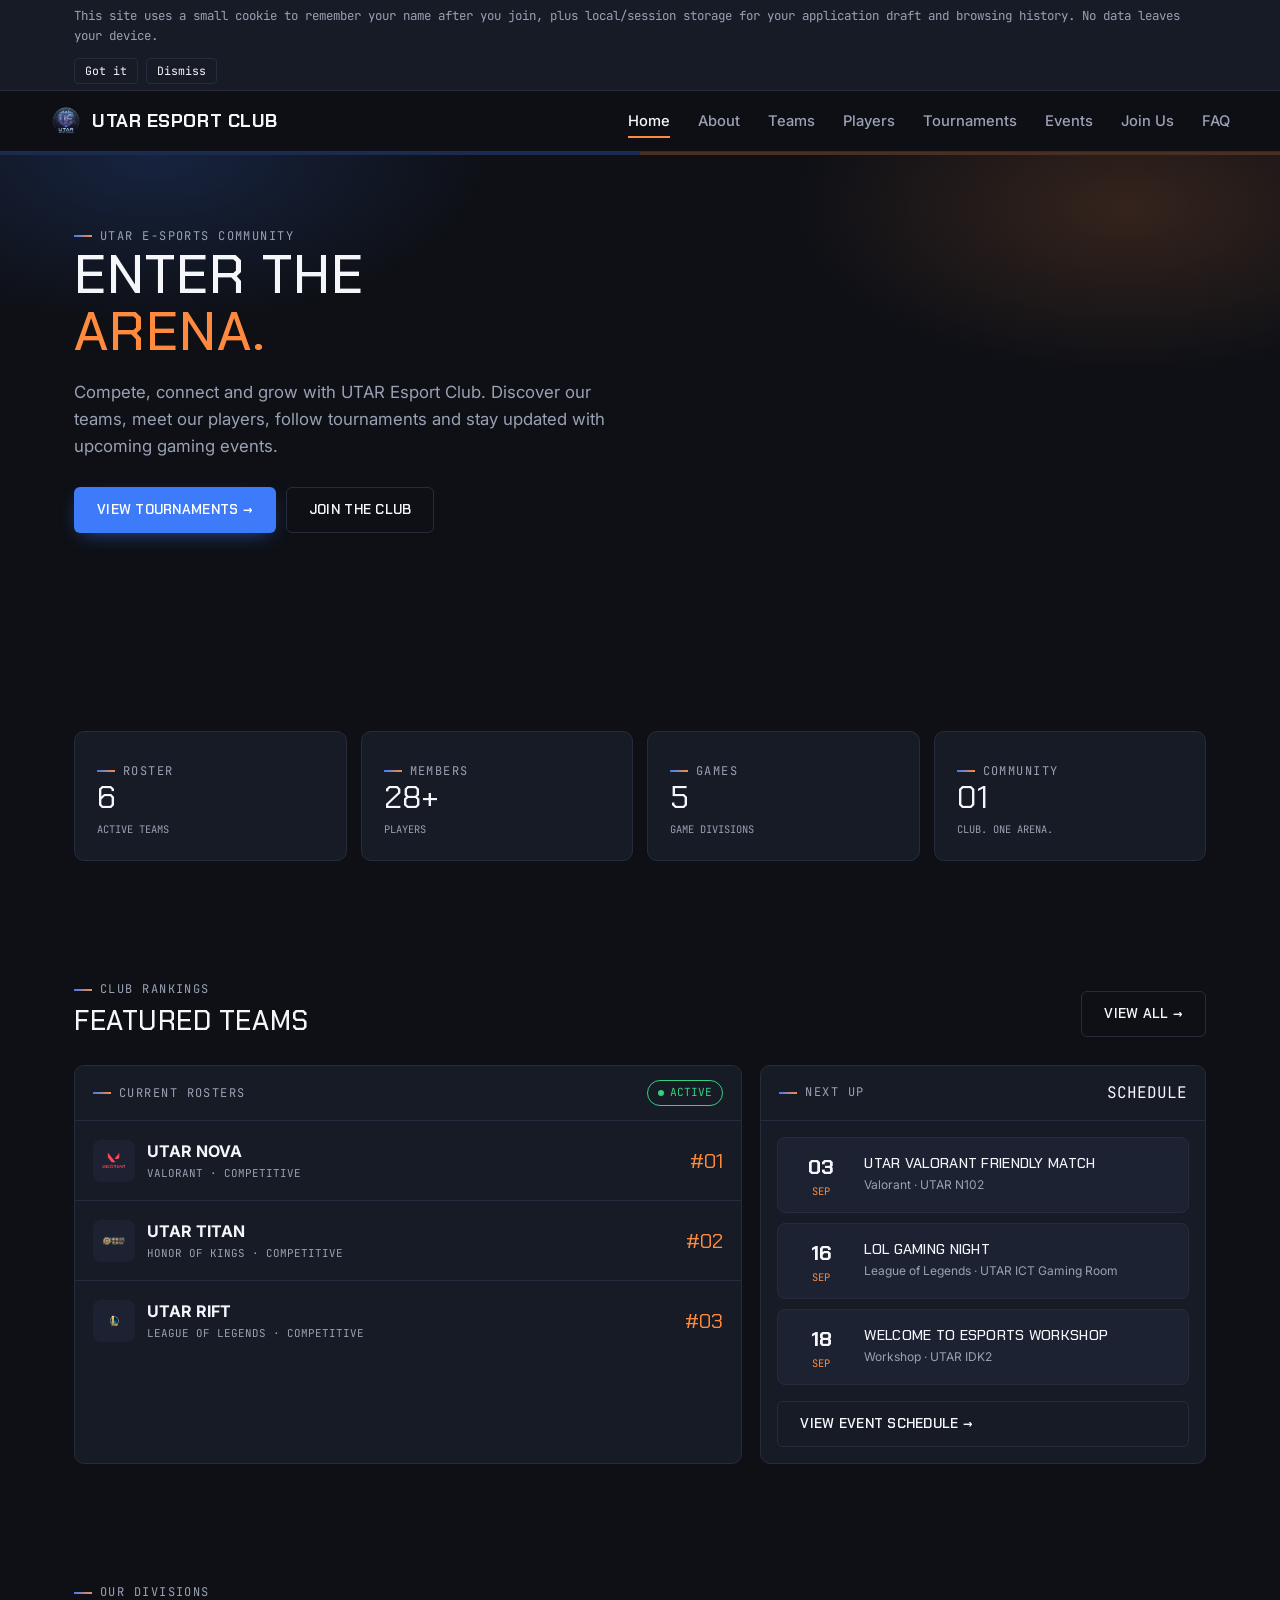
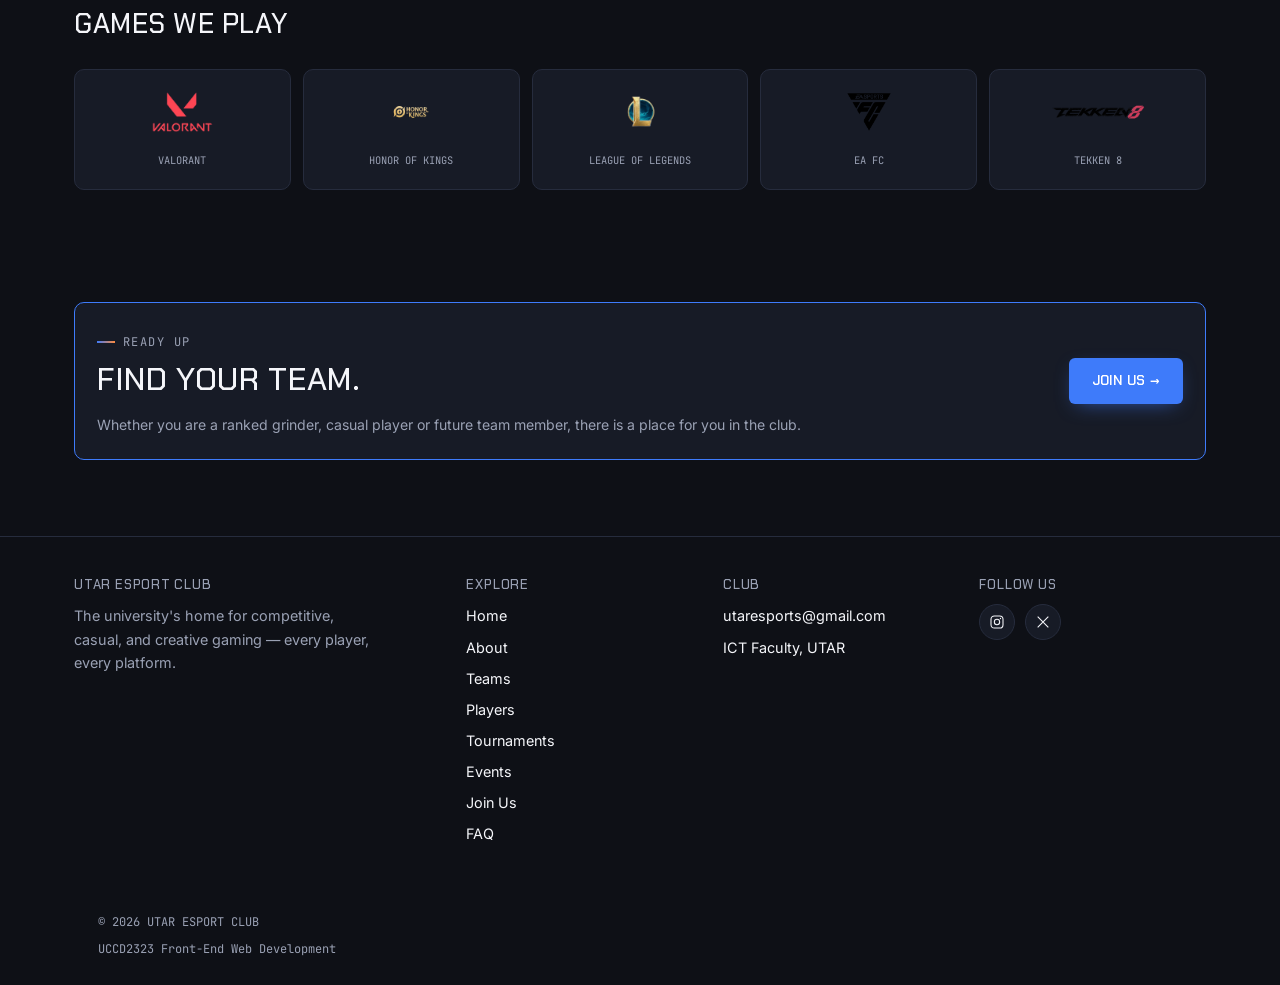
<file: index.html>
<!DOCTYPE html>
<html lang="en">
<head>
    <meta charset="UTF-8">
    <meta name="viewport" content="width=device-width, initial-scale=1.0">
    <meta name="description" content="UTAR Esport Club — competitive gaming, tournaments, teams, players and events.">
    <meta name="theme-color" content="#0e1016">

    <link rel="icon" href="assets/favicon.ico" sizes="any">
    <link rel="icon" type="image/png" sizes="16x16" href="assets/favicon-16.png">
    <link rel="icon" type="image/png" sizes="32x32" href="assets/favicon-32.png">
    <link rel="icon" type="image/png" sizes="512x512" href="assets/favicon-512.png">
    <link rel="apple-touch-icon" sizes="180x180" href="assets/apple-touch-icon.png">

    <title>Home — UTAR Esport Club</title>

    <link rel="stylesheet" href="https://cdn.jsdelivr.net/npm/bootstrap@5.3.3/dist/css/bootstrap.min.css">
    <link rel="stylesheet" href="css/style.css">

    <style>
        .home-hero { min-height: 520px; }
        .hero-actions { display:flex; gap:10px; flex-wrap:wrap; margin-top:24px; }
        .home-grid { display:grid; grid-template-columns:repeat(4,1fr); gap:14px; }
        .home-card { background:var(--ink-800); border:1px solid var(--ink-700); border-radius:var(--radius); padding:22px; transition:.15s ease; }
        .home-card:hover { transform:translateY(-4px); border-color:var(--blue); }
        .home-card h3 { font-size:1.05rem; margin-top:8px; }
        .home-card p { color:var(--text-lo); font-size:.88rem; margin:0; }
        .stat-number { font-family:var(--font-display); font-size:2rem; line-height:1; }
        .stat-label { display:block; color:var(--text-lo); font-family:var(--font-mono); font-size:.65rem; margin-top:8px; text-transform:uppercase; }
        .feature-grid { display:grid; grid-template-columns:1.2fr .8fr; gap:18px; }
        .score-card { background:var(--ink-800); border:1px solid var(--ink-700); border-radius:var(--radius); overflow:hidden; }
        .score-head { padding:14px 18px; border-bottom:1px solid var(--ink-700); display:flex; justify-content:space-between; align-items:center; gap:10px; }
        .score-row { padding:18px; display:flex; align-items:center; justify-content:space-between; gap:15px; border-bottom:1px solid var(--ink-700); }
        .score-row:last-child { border-bottom:0; }
        .score-team { display:flex; align-items:center; gap:12px; min-width:0; }
        .game-icon { width:42px; height:42px; object-fit:contain; background:var(--ink-750); border-radius:8px; padding:6px; }
        .team-meta-small { font-family:var(--font-mono); font-size:.68rem; color:var(--text-lo); }
        .rank { font-family:var(--font-display); font-size:1.3rem; color:var(--amber); }
        .event-list { display:grid; gap:10px; padding:16px; }
        .event-item { display:grid; grid-template-columns:62px 1fr; gap:12px; align-items:center; padding:12px; border:1px solid var(--ink-700); border-radius:8px; background:var(--ink-750); }
        .event-date { text-align:center; font-family:var(--font-mono); color:var(--amber); font-size:.65rem; }
        .event-date strong { display:block; font-family:var(--font-display); font-size:1.3rem; color:var(--text-hi); }
        .event-item h4 { font-size:.9rem; margin:0 0 3px; }
        .event-item p { color:var(--text-lo); margin:0; font-size:.75rem; }
        .game-strip { display:grid; grid-template-columns:repeat(5,1fr); gap:12px; }
        .game-card { background:var(--ink-800); border:1px solid var(--ink-700); border-radius:var(--radius); padding:18px 12px; text-align:center; }
        .game-card img { height:48px; width:100%; object-fit:contain; margin:0 auto 10px; }
        .game-card span { font-family:var(--font-mono); font-size:.65rem; color:var(--text-lo); }
        @media (max-width:900px) { .home-grid { grid-template-columns:repeat(2,1fr); } .feature-grid { grid-template-columns:1fr; } .game-strip { grid-template-columns:repeat(3,1fr); } }
        @media (max-width:600px) { .home-grid { grid-template-columns:1fr 1fr; } .game-strip { grid-template-columns:1fr 1fr; } .home-hero { min-height:430px; } .score-row { padding:14px; } }
    </style>
</head>
<body>

<div class="topbar" id="cookieNotice">
    <div class="container-xl">
        <span>This site uses a small cookie to remember your name after you join, plus local/session storage for your application draft and browsing history. No data leaves your device.</span>
        <div style="display:flex;gap:8px;">
            <button id="cookieAccept">Got it</button>
            <button id="cookieDismiss">Dismiss</button>
        </div>
    </div>
</div>

<header class="site-header">
    <div class="container-xl nav-row">
        <a href="index.html" class="brand">
            <img src="assets/logo.png" alt="UTAR Esport Club Logo" class="club-logo">
            <span>UTAR ESPORT CLUB</span>
        </a>
        <span class="welcome-pill" id="welcomePill"></span>
        <button class="nav-toggle" aria-label="Toggle navigation" aria-expanded="false">☰</button>
        <ul class="nav-links">
            <li><a href="index.html" class="active">Home</a></li>
            <li><a href="about.html">About</a></li>
            <li><a href="teams.html">Teams</a></li>
            <li><a href="players.html">Players</a></li>
            <li><a href="tournaments.html">Tournaments</a></li>
            <li><a href="events.html">Events</a></li>
            <li><a href="join-us.html">Join Us</a></li>
            <li><a href="faq.html">FAQ</a></li>
        </ul>
    </div>
</header>

<hr class="split-rule">

<main>
    <section class="hero home-hero">
        <div class="container-xl hero-inner">
            <span class="eyebrow">UTAR E-Sports Community</span>
            <h1>ENTER THE<br><span class="accent">ARENA.</span></h1>
            <p class="lede">Compete, connect and grow with UTAR Esport Club. Discover our teams, meet our players, follow tournaments and stay updated with upcoming gaming events.</p>
            <div class="hero-actions">
                <a href="tournaments.html" class="btn btn-primary">VIEW TOURNAMENTS →</a>
                <a href="join-us.html" class="btn btn-outline">JOIN THE CLUB</a>
            </div>
        </div>
    </section>

    <section>
        <div class="container-xl">
            <div class="home-grid">
                <div class="home-card">
                    <span class="eyebrow">Roster</span>
                    <div class="stat-number">6</div>
                    <span class="stat-label">Active Teams</span>
                </div>

                <div class="home-card">
                    <span class="eyebrow">Members</span>
                    <div class="stat-number">28+</div><span class="stat-label">Players</span>
                </div>

                <div class="home-card">
                    <span class="eyebrow">Games</span>
                    <div class="stat-number">5</div>
                    <span class="stat-label">Game Divisions</span>
                </div>

                <div class="home-card">
                    <span class="eyebrow">Community</span>
                    <div class="stat-number">01</div>
                    <span class="stat-label">Club. One Arena.</span>
                </div>
            </div>
        </div>
    </section>

    <section>
        <div class="container-xl">
            <div class="section-head">
                <div><span class="eyebrow">Club Rankings</span><h2>Featured Teams</h2></div>
                <a href="teams.html" class="btn btn-outline">VIEW ALL →</a>
            </div>

            <div class="feature-grid">
                <div class="score-card">
                    <div class="score-head">
                        <span class="eyebrow">Current Rosters</span>
                        <span class="badge-live">ACTIVE</span>
                    </div>

                    <div class="score-row">
                        <div class="score-team">
                            <img class="game-icon" src="assets/games/valorant.png" alt="Valorant">
                            <div><strong>UTAR NOVA</strong><div class="team-meta-small">VALORANT · COMPETITIVE</div>
                        </div>
                    </div>
                    
                    <span class="rank">#01</span>
                    </div>

                    <div class="score-row">
                        <div class="score-team">
                            <img class="game-icon" src="assets/games/honor-of-kings.png" alt="Honor of Kings">
                            <div><strong>UTAR TITAN</strong><div class="team-meta-small">HONOR OF KINGS · COMPETITIVE</div>
                        </div>
                    </div>
                    
                    <span class="rank">#02</span>
                    </div>

                    <div class="score-row">
                        <div class="score-team">
                            <img class="game-icon" src="assets/games/league-of-legends.png" alt="League of Legends">
                            <div><strong>UTAR RIFT</strong><div class="team-meta-small">LEAGUE OF LEGENDS · COMPETITIVE</div>
                        </div>
                    </div>
                    
                    <span class="rank">#03</span>
                    </div>
                </div>

                <div class="score-card">
                    <div class="score-head"><span class="eyebrow">Next Up</span>
                        <span class="mono">SCHEDULE</span>
                    </div>

                    <div class="event-list">
                        <div class="event-item">
                            <div class="event-date"><strong>03</strong>SEP</div>
                            <div><h4>UTAR Valorant Friendly Match</h4>
                                <p>Valorant · UTAR N102</p>
                            </div>
                        </div>
                        <div class="event-item">
                            <div class="event-date"><strong>16</strong>SEP</div>
                            <div><h4>LOL Gaming Night</h4>
                                <p>League of Legends · UTAR ICT Gaming Room</p>
                            </div>
                        </div>
                        <div class="event-item">
                            <div class="event-date"><strong>18</strong>SEP</div>
                            <div><h4>Welcome to Esports Workshop</h4>
                                <p>Workshop · UTAR IDK2</p>
                            </div>
                        </div>
                    </div>
                    <div style="padding:0 16px 16px;">
                        <a href="events.html" class="btn btn-outline" style="width:100%;text-align:center;">VIEW EVENT SCHEDULE →</a>
                    </div>
                </div>
            </div>
        </div>
    </section>

    <section>
        <div class="container-xl">
            <div class="section-head"><div><span class="eyebrow">Our Divisions</span><h2>Games We Play</h2></div></div>
            <div class="game-strip">
                <div class="game-card"><img src="assets/games/valorant.png" alt="Valorant">
                    <span>VALORANT</span>
                </div>
                <div class="game-card"><img src="assets/games/honor-of-kings.png" alt="Honor of Kings">
                    <span>HONOR OF KINGS</span>
                </div>
                <div class="game-card"><img src="assets/games/league-of-legends.png" alt="League of Legends">
                    <span>LEAGUE OF LEGENDS</span>
                </div>
                <div class="game-card"><img src="assets/games/ea-fc.png" alt="EA FC">
                    <span>EA FC</span>
                </div>
                <div class="game-card"><img src="assets/games/tekken-8.png" alt="Tekken 8">
                    <span>TEKKEN 8</span>
                </div>
            </div>
        </div>
    </section>

    <section>
        <div class="container-xl">
            <div class="home-card" style="display:flex;align-items:center;justify-content:space-between;gap:20px;flex-wrap:wrap;border-color:var(--blue);">
                <div><span class="eyebrow">Ready Up</span>
                    <h2 style="margin-top:8px;">Find Your Team.</h2>
                    <p>Whether you are a ranked grinder, casual player or future team member, there is a place for you in the club.</p>
                </div>
                <a href="join-us.html" class="btn btn-primary">JOIN US →</a>
            </div>
        </div>
    </section>
</main>

<!-- FOOTER -->

<!-- =====================================================
     FOOTER
===================================================== -->

<!-- =====================================================
     FOOTER
===================================================== -->

<footer class="footer">

    <div class="container-xl footer-grid">


        <!-- =================================================
             CLUB
        ================================================== -->

        <div>

            <h4>
                UTAR ESPORT CLUB
            </h4>

            <p
                style="
                    color:var(--text-lo);
                    max-width:34ch;
                    font-size:0.9rem;
                ">

                The university's home for competitive,
                casual, and creative gaming —
                every player, every platform.

            </p>

        </div>



        <!-- =================================================
             EXPLORE
        ================================================== -->

        <div>

            <h4>
                EXPLORE
            </h4>

            <ul>

                <li>
                    <a href="index.html">
                        Home
                    </a>
                </li>

                <li>
                    <a href="about.html">
                        About
                    </a>
                </li>

                <li>
                    <a href="teams.html">
                        Teams
                    </a>
                </li>

                <li>
                    <a href="players.html">
                        Players
                    </a>
                </li>

                <li>
                    <a href="tournaments.html">
                        Tournaments
                    </a>
                </li>

                <li>
                    <a href="events.html">
                        Events
                    </a>
                </li>

                <li>
                    <a href="join-us.html">
                        Join Us
                    </a>
                </li>

                <li>
                    <a href="faq.html">
                        FAQ
                    </a>
                </li>

            </ul>

        </div>



        <!-- =================================================
             CLUB CONTACT
        ================================================== -->

        <div>

            <h4>
                CLUB
            </h4>

            <ul>

                <li>
                    utaresports@gmail.com
                </li>

                <li>
                    ICT Faculty, UTAR
                </li>

            </ul>

        </div>



        <!-- =================================================
             FOLLOW US
        ================================================== -->

        

<div>

    <h4>
        FOLLOW US
    </h4>


    <div class="social-row">


        <!-- Instagram -->

        <a
            class="social-icon"
            href="https://www.instagram.com/utar.esports/"
            target="_blank"
            rel="noopener noreferrer"
            title="Instagram"
            aria-label="Instagram">

            <svg
                viewBox="0 0 24 24"
                stroke-width="1.6">

                <rect
                    x="3"
                    y="3"
                    width="18"
                    height="18"
                    rx="5">
                </rect>

                <circle
                    cx="12"
                    cy="12"
                    r="4">
                </circle>

                <circle
                    cx="17.2"
                    cy="6.8"
                    r="1"
                    fill="currentColor"
                    stroke="none">
                </circle>

            </svg>

        </a>



        <!-- X / Twitter -->

        <a
            class="social-icon"
            href="https://x.com/utaresports"
            target="_blank"
            rel="noopener noreferrer"
            title="X"
            aria-label="X">

            <svg
                viewBox="0 0 24 24"
                stroke-width="1.6">

                <path
                    d="m4 4 16 16M20 4 4 20">
                </path>

            </svg>

        </a>


    </div>

</div>


    



    <!-- =====================================================
         FOOTER BOTTOM
    ====================================================== -->

    <div class="container-xl bottom">


        <span>

            © 2026 UTAR ESPORT CLUB

        </span>


        <span>

            UCCD2323 Front-End Web Development

        </span>


    </div>


</footer>

<script src="https://code.jquery.com/jquery-3.7.1.min.js"></script>
<script src="js/script.js"></script>
</body>
</html>
</file>
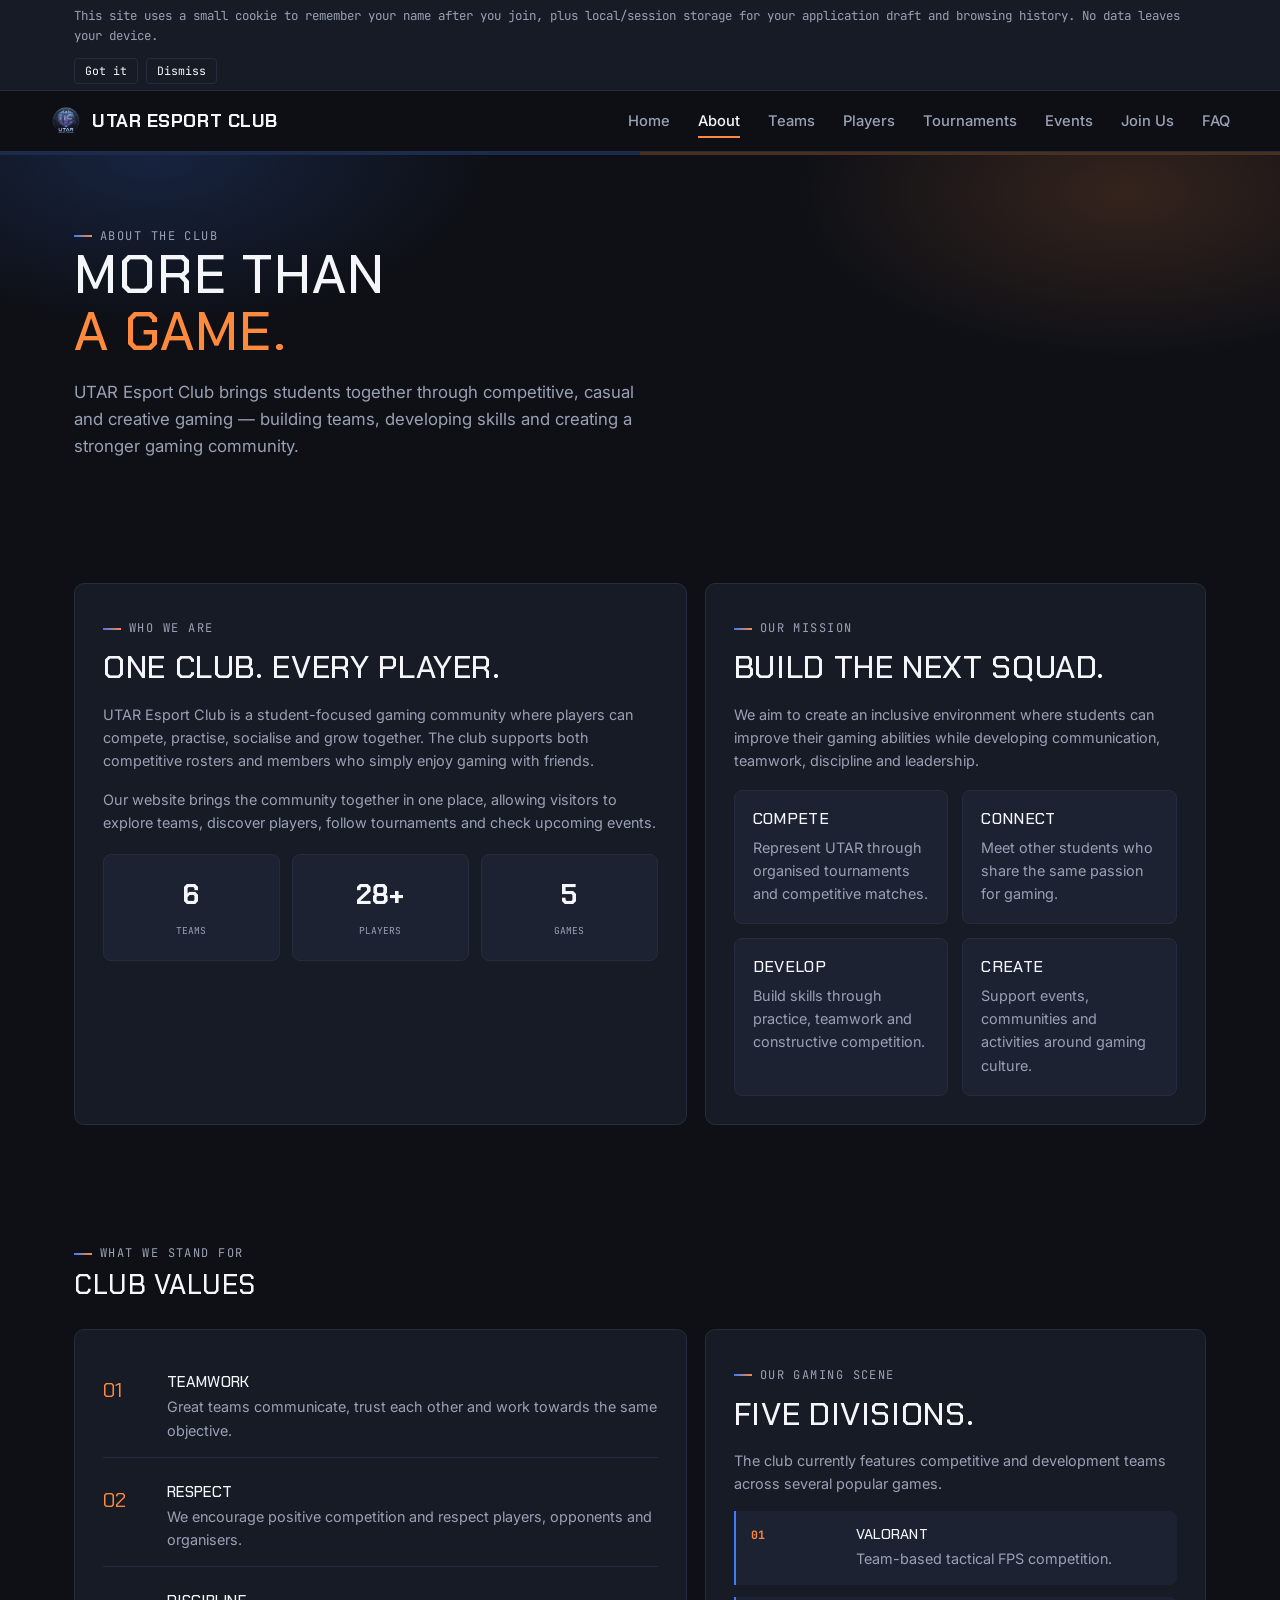
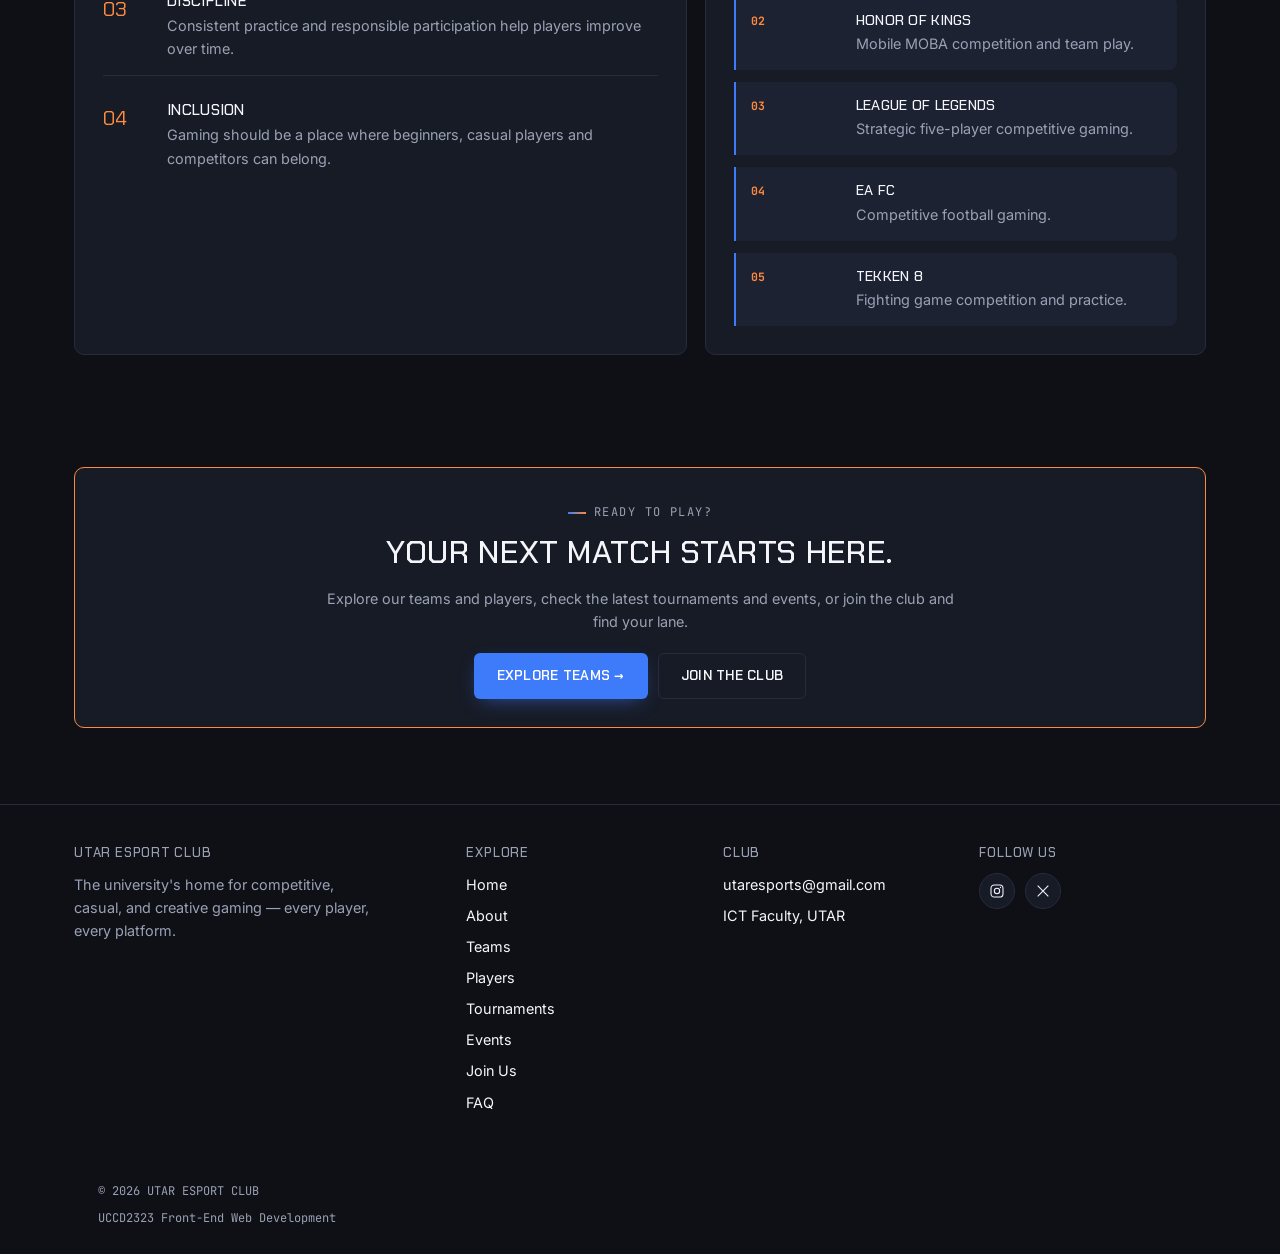
<file: about.html>
<!DOCTYPE html>
<html lang="en">
<head>
    <meta charset="UTF-8">
    <meta name="viewport" content="width=device-width, initial-scale=1.0">
    <meta name="description" content="About UTAR Esport Club — our community, values, gaming divisions and mission.">
    <meta name="theme-color" content="#0e1016">

    <link rel="icon" href="assets/favicon.ico" sizes="any">
    <link rel="icon" type="image/png" sizes="16x16" href="assets/favicon-16.png">
    <link rel="icon" type="image/png" sizes="32x32" href="assets/favicon-32.png">
    <link rel="icon" type="image/png" sizes="512x512" href="assets/favicon-512.png">
    <link rel="apple-touch-icon" sizes="180x180" href="assets/apple-touch-icon.png">

    <title>About — UTAR Esport Club</title>
    <link rel="stylesheet" href="https://cdn.jsdelivr.net/npm/bootstrap@5.3.3/dist/css/bootstrap.min.css">
    <link rel="stylesheet" href="css/style.css">

    <style>
        .about-layout { display:grid; grid-template-columns:1.1fr .9fr; gap:18px; }
        .about-panel { background:var(--ink-800); border:1px solid var(--ink-700); border-radius:var(--radius); padding:28px; }
        .about-panel p { color:var(--text-lo); font-size:.9rem; }
        .mission-grid { display:grid; grid-template-columns:1fr 1fr; gap:14px; margin-top:18px; }
        .mission-box { border:1px solid var(--ink-700); background:var(--ink-750); border-radius:8px; padding:18px; }
        .mission-box h3 { font-size:1rem; }
        .mission-box p { margin:0; }
        .value-list { display:grid; gap:10px; }
        .value-item { display:grid; grid-template-columns:50px 1fr; gap:14px; align-items:start; padding:15px 0; border-bottom:1px solid var(--ink-700); }
        .value-item:last-child { border-bottom:0; padding-bottom:0; }
        .value-number { font-family:var(--font-display); font-size:1.3rem; color:var(--amber); }
        .value-item h3 { font-size:.95rem; margin:0 0 4px; }
        .value-item p { margin:0; }
        .about-stats { display:grid; grid-template-columns:repeat(3,1fr); gap:12px; margin-top:20px; }
        .about-stat { text-align:center; background:var(--ink-750); border:1px solid var(--ink-700); border-radius:8px; padding:18px 10px; }
        .about-stat strong { display:block; font-family:var(--font-display); font-size:1.7rem; }
        .about-stat span { font-family:var(--font-mono); color:var(--text-lo); font-size:.6rem; }
        .timeline { display:grid; gap:12px; }
        .timeline-item { display:grid; grid-template-columns:90px 1fr; gap:15px; padding:15px; border-left:2px solid var(--blue); background:var(--ink-750); border-radius:0 8px 8px 0; }
        .timeline-item strong { font-family:var(--font-mono); color:var(--amber); font-size:.72rem; }
        .timeline-item h3 { font-size:.9rem; margin:0 0 3px; }
        .timeline-item p { margin:0; }
        @media (max-width:800px) { .about-layout { grid-template-columns:1fr; } }
        @media (max-width:600px) { .mission-grid,.about-stats { grid-template-columns:1fr; } .timeline-item { grid-template-columns:65px 1fr; } }
    </style>
</head>
<body>

<div class="topbar" id="cookieNotice">
    <div class="container-xl">
        <span>This site uses a small cookie to remember your name after you join, plus local/session storage for your application draft and browsing history. No data leaves your device.</span>
        <div style="display:flex;gap:8px;"><button id="cookieAccept">Got it</button><button id="cookieDismiss">Dismiss</button></div>
    </div>
</div>

<header class="site-header">
    <div class="container-xl nav-row">
        <a href="index.html" class="brand"><img src="assets/logo.png" alt="UTAR Esport Club Logo" class="club-logo">
            <span>UTAR ESPORT CLUB</span></a>
        <span class="welcome-pill" id="welcomePill"></span>
        <button class="nav-toggle" aria-label="Toggle navigation" aria-expanded="false">☰</button>
        <ul class="nav-links">
            <li><a href="index.html">Home</a></li>
            <li><a href="about.html" class="active">About</a></li>
            <li><a href="teams.html">Teams</a></li>
            <li><a href="players.html">Players</a></li>
            <li><a href="tournaments.html">Tournaments</a></li>
            <li><a href="events.html">Events</a></li>
            <li><a href="join-us.html">Join Us</a></li>
            <li><a href="faq.html">FAQ</a></li>
        </ul>
    </div>
</header>

<hr class="split-rule">

<main>
    <section class="hero">
        <div class="container-xl hero-inner">
            <span class="eyebrow">About The Club</span>
            <h1>MORE THAN<br><span class="accent">A GAME.</span></h1>
            <p class="lede">UTAR Esport Club brings students together through competitive, casual and creative gaming — building teams, developing skills and creating a stronger gaming community.</p>
        </div>
    </section>

    <section>
        <div class="container-xl">
            <div class="about-layout">
                <div class="about-panel">
                    <span class="eyebrow">Who We Are</span>
                    <h2 style="margin-top:10px;">ONE CLUB. EVERY PLAYER.</h2>
                    <p>UTAR Esport Club is a student-focused gaming community where players can compete, practise, socialise and grow together. The club supports both competitive rosters and members who simply enjoy gaming with friends.</p>
                    <p>Our website brings the community together in one place, allowing visitors to explore teams, discover players, follow tournaments and check upcoming events.</p>
                    <div class="about-stats">
                        <div class="about-stat"><strong>6</strong><span>TEAMS</span></div>
                        <div class="about-stat"><strong>28+</strong><span>PLAYERS</span></div>
                        <div class="about-stat"><strong>5</strong><span>GAMES</span></div>
                    </div>
                </div>

                <div class="about-panel">
                    <span class="eyebrow">Our Mission</span>
                    <h2 style="margin-top:10px;">BUILD THE NEXT SQUAD.</h2>
                    <p>We aim to create an inclusive environment where students can improve their gaming abilities while developing communication, teamwork, discipline and leadership.</p>
                    <div class="mission-grid">
                        <div class="mission-box">
                            <h3>COMPETE</h3
                                ><p>Represent UTAR through organised tournaments and competitive matches.</p>
                        </div>

                        <div class="mission-box">
                            <h3>CONNECT</h3>
                            <p>Meet other students who share the same passion for gaming.</p>
                        </div>

                        <div class="mission-box">
                            <h3>DEVELOP</h3>
                            <p>Build skills through practice, teamwork and constructive competition.</p>
                        </div>

                        <div class="mission-box">
                            <h3>CREATE</h3><p>Support events, communities and activities around gaming culture.</p>
                        </div>
                    </div>
                </div>
            </div>
        </div>
    </section>

    <section>
        <div class="container-xl">
            <div class="section-head"><div><span class="eyebrow">What We Stand For</span>
                <h2>Club Values</h2>
            </div>
        </div>

            <div class="about-layout">
                <div class="about-panel">
                    <div class="value-list">
                        <div class="value-item">
                            <div class="value-number">01</div>
                            <div><h3>TEAMWORK</h3>
                                <p>Great teams communicate, trust each other and work towards the same objective.</p>
                            </div>
                        </div>

                        <div class="value-item">
                            <div class="value-number">02</div>
                            <div><h3>RESPECT</h3>
                                <p>We encourage positive competition and respect players, opponents and organisers.</p>
                            </div>
                        </div>

                        <div class="value-item">
                            <div class="value-number">03</div>
                            <div><h3>DISCIPLINE</h3>
                                <p>Consistent practice and responsible participation help players improve over time.</p>
                            </div>
                        </div>

                        <div class="value-item">
                            <div class="value-number">04</div>
                            <div><h3>INCLUSION</h3>
                                <p>Gaming should be a place where beginners, casual players and competitors can belong.</p>
                            </div>
                        </div>
                    </div>
                </div>

                <div class="about-panel">
                    <span class="eyebrow">Our Gaming Scene</span>
                    <h2 style="margin-top:10px;">FIVE DIVISIONS.</h2>
                    <p>The club currently features competitive and development teams across several popular games.</p>
                    <div class="timeline">
                        <div class="timeline-item"><strong>01</strong><div><h3>VALORANT</h3>
                            <p>Team-based tactical FPS competition.</p>
                        </div>
                    </div>
                        <div class="timeline-item"><strong>02</strong><div><h3>HONOR OF KINGS</h3>
                            <p>Mobile MOBA competition and team play.</p>
                        </div>
                    </div>
                        <div class="timeline-item"><strong>03</strong><div><h3>LEAGUE OF LEGENDS</h3>
                            <p>Strategic five-player competitive gaming.</p>
                        </div>
                    </div>
                        <div class="timeline-item"><strong>04</strong><div><h3>EA FC</h3>
                            <p>Competitive football gaming.</p>
                        </div>
                    </div>
                        <div class="timeline-item"><strong>05</strong><div><h3>TEKKEN 8</h3>
                            <p>Fighting game competition and practice.</p>
                        </div>
                    </div>
                    </div>
                </div>
            </div>
        </div>
    </section>

    <section>
        <div class="container-xl">
            <div class="about-panel" style="text-align:center;border-color:var(--amber);">
                <span class="eyebrow">Ready To Play?</span>
                <h2 style="margin-top:10px;">YOUR NEXT MATCH STARTS HERE.</h2>
                <p style="max-width:650px;margin:0 auto 20px;">Explore our teams and players, check the latest tournaments and events, or join the club and find your lane.</p>
                <div style="display:flex;justify-content:center;gap:10px;flex-wrap:wrap;">
                    <a href="teams.html" class="btn btn-primary">EXPLORE TEAMS →</a>
                    <a href="join-us.html" class="btn btn-outline">JOIN THE CLUB</a>
                </div>
            </div>
        </div>
    </section>
</main>

<!-- FOOTER -->

<!-- =====================================================
     FOOTER
===================================================== -->

<!-- =====================================================
     FOOTER
===================================================== -->

<footer class="footer">

    <div class="container-xl footer-grid">


        <!-- =================================================
             CLUB
        ================================================== -->

        <div>

            <h4>
                UTAR ESPORT CLUB
            </h4>

            <p
                style="
                    color:var(--text-lo);
                    max-width:34ch;
                    font-size:0.9rem;
                ">

                The university's home for competitive,
                casual, and creative gaming —
                every player, every platform.

            </p>

        </div>



        <!-- =================================================
             EXPLORE
        ================================================== -->

        <div>

            <h4>
                EXPLORE
            </h4>

            <ul>

                <li>
                    <a href="index.html">
                        Home
                    </a>
                </li>

                <li>
                    <a href="about.html">
                        About
                    </a>
                </li>

                <li>
                    <a href="teams.html">
                        Teams
                    </a>
                </li>

                <li>
                    <a href="players.html">
                        Players
                    </a>
                </li>

                <li>
                    <a href="tournaments.html">
                        Tournaments
                    </a>
                </li>

                <li>
                    <a href="events.html">
                        Events
                    </a>
                </li>

                <li>
                    <a href="join-us.html">
                        Join Us
                    </a>
                </li>

                <li>
                    <a href="faq.html">
                        FAQ
                    </a>
                </li>

            </ul>

        </div>



        <!-- =================================================
             CLUB CONTACT
        ================================================== -->

        <div>

            <h4>
                CLUB
            </h4>

            <ul>

                <li>
                    utaresports@gmail.com
                </li>

                <li>
                    ICT Faculty, UTAR
                </li>

            </ul>

        </div>



        <!-- =================================================
             FOLLOW US
        ================================================== -->

<div>

    <h4>
        FOLLOW US
    </h4>


    <div class="social-row">


        <!-- Instagram -->

        <a
            class="social-icon"
            href="https://www.instagram.com/utar.esports/"
            target="_blank"
            rel="noopener noreferrer"
            title="Instagram"
            aria-label="Instagram">

            <svg
                viewBox="0 0 24 24"
                stroke-width="1.6">

                <rect
                    x="3"
                    y="3"
                    width="18"
                    height="18"
                    rx="5">
                </rect>

                <circle
                    cx="12"
                    cy="12"
                    r="4">
                </circle>

                <circle
                    cx="17.2"
                    cy="6.8"
                    r="1"
                    fill="currentColor"
                    stroke="none">
                </circle>

            </svg>

        </a>



        <!-- X / Twitter -->

        <a
            class="social-icon"
            href="https://x.com/utaresports"
            target="_blank"
            rel="noopener noreferrer"
            title="X"
            aria-label="X">

            <svg
                viewBox="0 0 24 24"
                stroke-width="1.6">

                <path
                    d="m4 4 16 16M20 4 4 20">
                </path>

            </svg>

        </a>


    </div>

</div>


    



    <!-- =====================================================
         FOOTER BOTTOM
    ====================================================== -->

    <div class="container-xl bottom">


        <span>

            © 2026 UTAR ESPORT CLUB

        </span>


        <span>

            UCCD2323 Front-End Web Development

        </span>


    </div>


</footer>

<script src="https://code.jquery.com/jquery-3.7.1.min.js"></script>
<script src="js/script.js"></script>
</body>
</html>
</file>
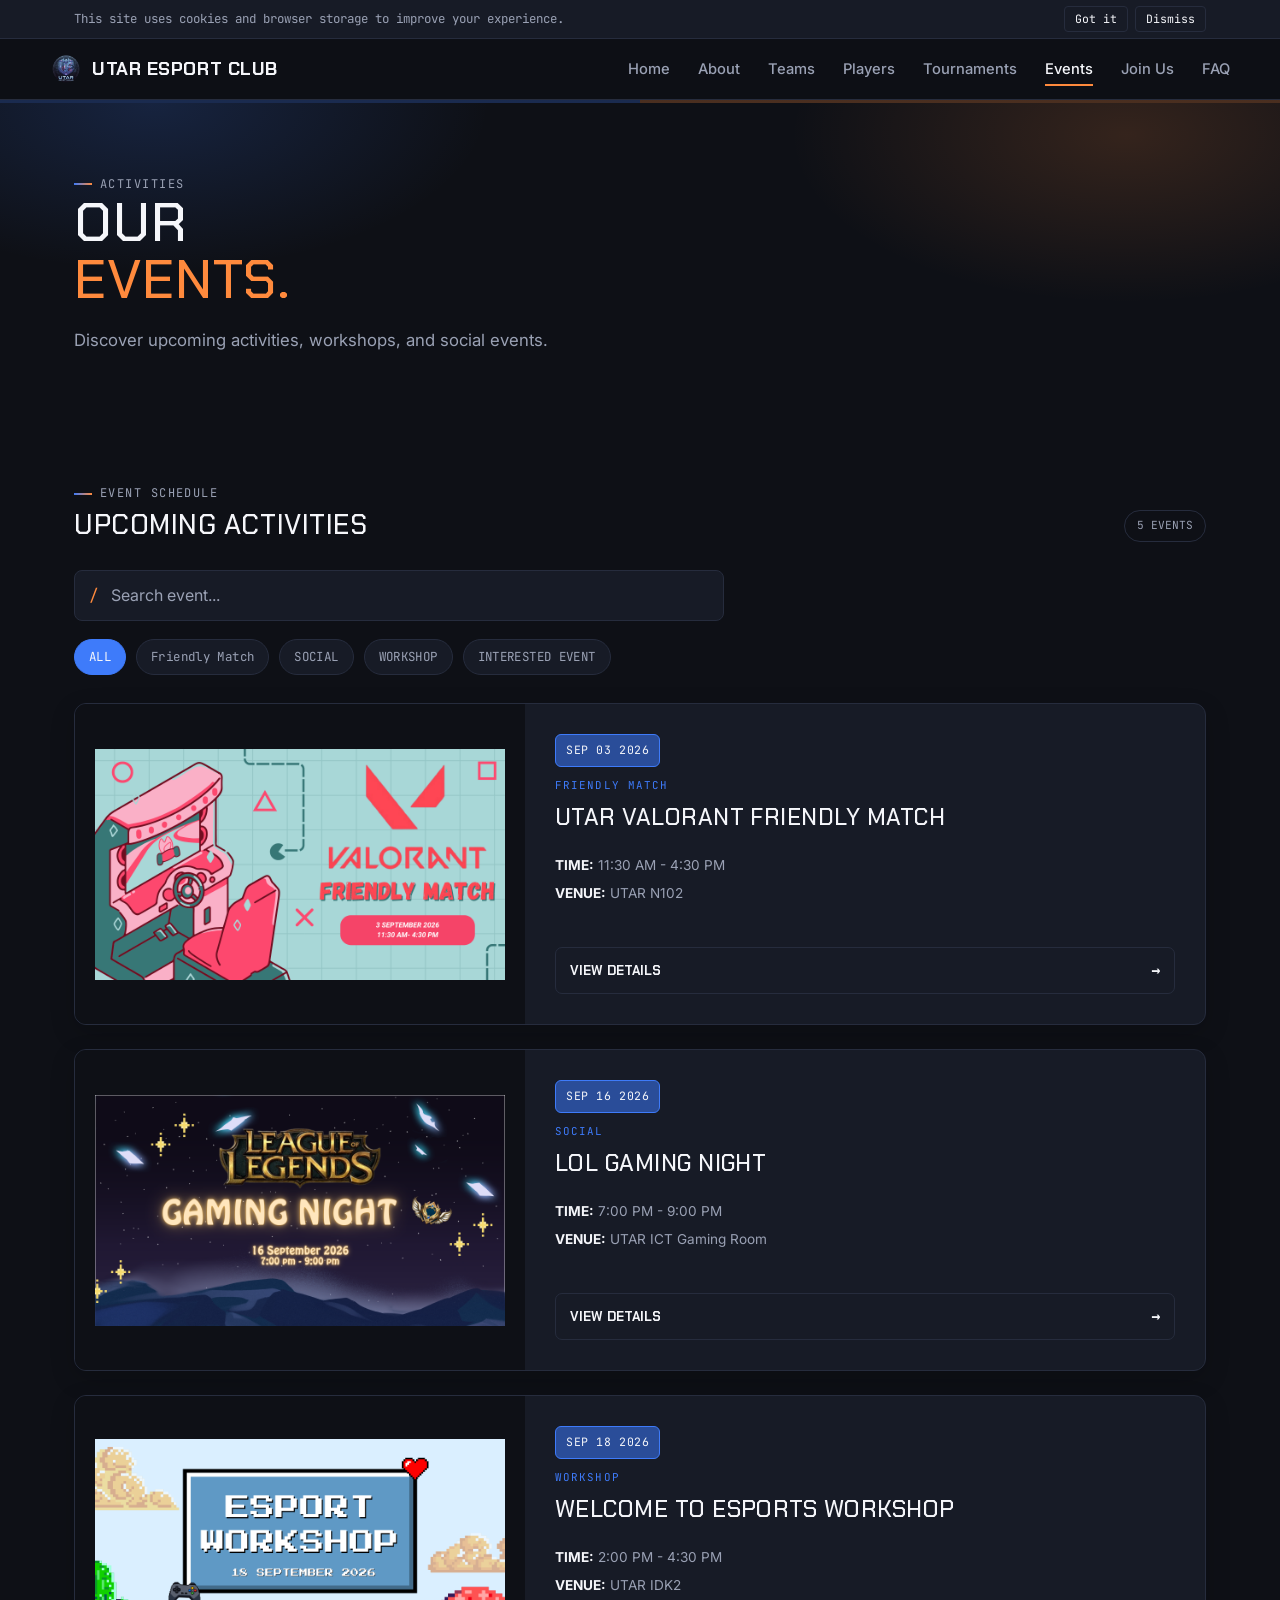
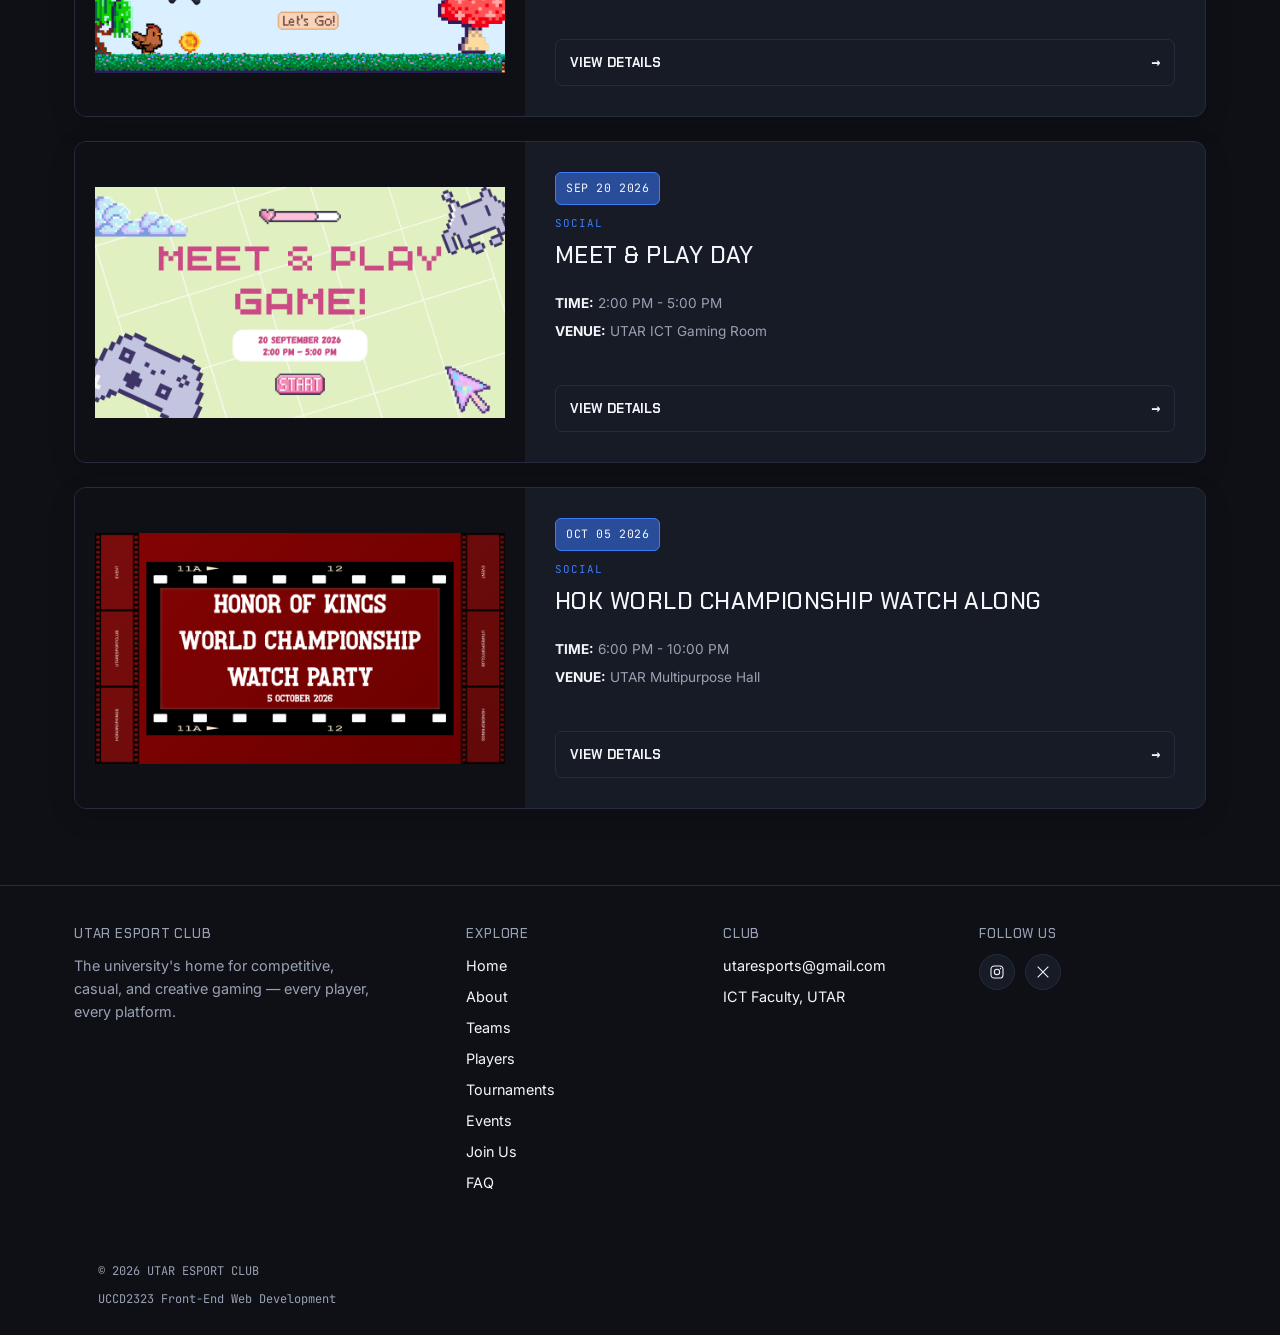
<file: events.html>
<!DOCTYPE html>
<html lang="en">

<head>

    <meta charset="UTF-8">

    <meta
        name="viewport"
        content="width=device-width, initial-scale=1.0">

    <meta
        name="description"
        content="Events of UTAR Esport Club.">


    <!-- Favicon -->
    <link
        rel="icon"
        href="assets/favicon.ico"
        sizes="any">


    <title>Events - UTAR Esport Club</title>


    <!-- Bootstrap -->
    <link
        href="https://cdn.jsdelivr.net/npm/bootstrap@5.3.3/dist/css/bootstrap.min.css"
        rel="stylesheet">


    <!-- Shared CSS -->
    <link
        rel="stylesheet"
        href="css/style.css">


    <!-- Event CSS -->
    <link
        rel="stylesheet"
        href="css/event.css">

</head>


<body>


<!-- COOKIE -->

<div
    class="topbar"
    id="cookieNotice">

    <div class="container-xl">

        <span>
            This site uses cookies and browser storage
            to improve your experience.
        </span>

        <div class="cookie-buttons">

            <button id="cookieAccept">
                Got it
            </button>

            <button id="cookieDismiss">
                Dismiss
            </button>

        </div>

    </div>

</div>



<!-- NAVIGATION -->

<header class="site-header">

    <div class="container-xl nav-row">


        <a
            href="index.html"
            class="brand">

            <img
                src="assets/logo.png"
                alt="UTAR Esport Club Logo"
                class="club-logo">

            <span>
                UTAR ESPORT CLUB
            </span>

        </a>


        <span
            class="welcome-pill"
            id="welcomePill">
        </span>


        <button
            class="nav-toggle"
            aria-label="Toggle navigation"
            aria-expanded="false">

            ☰

        </button>


        <ul class="nav-links">

            <li>
                <a href="index.html">
                    Home
                </a>
            </li>

            <li>
                <a href="about.html">
                    About
                </a>
            </li>

            <li>
                <a href="teams.html">
                    Teams
                </a>
            </li>

            <li>
                <a href="players.html">
                    Players
                </a>
            </li>

            <li>
                <a href="tournaments.html">
                    Tournaments
                </a>
            </li>

            <li>
                <a
                    href="events.html"
                    class="active">

                    Events

                </a>
            </li>

            <li>
                <a href="join-us.html">
                    Join Us
                </a>
            </li>

            <li>
                <a href="faq.html">
                    FAQ
                </a>
            </li>

        </ul>

    </div>

</header>


<hr class="split-rule">



<!-- HERO -->

<section class="hero events-hero">

    <div class="container-xl hero-inner">

        <span class="eyebrow">
            Activities
        </span>

        <h1>

            OUR

            <br>

            <span class="accent">
                EVENTS.
            </span>

        </h1>

        <p class="lede">

            Discover upcoming activities, workshops,
            and social events.

        </p>

    </div>

</section>



<!-- EVENTS -->

<section class="event-section">

    <div class="container-xl">


        <!-- Section Heading -->

        <div class="section-head">

            <div>

                <span class="eyebrow">
                    Event Schedule
                </span>

                <h2>
                    Upcoming Activities
                </h2>

            </div>


            <span
                class="event-count"
                id="eventCount">

                5 EVENTS

            </span>

        </div>



        <!-- Search -->

        <div class="event-search">

            <span>
                /
            </span>

            <input
                type="text"
                id="eventSearch"
                placeholder="Search event...">

        </div>



        <!-- Filters -->

        <div class="filter-row">

            <button
                class="chip event-filter is-active"
                data-type="all">

                ALL

            </button>


            <button
                class="chip event-filter"
                data-type="Friendly Match">

                Friendly Match

            </button>


            <button
                class="chip event-filter"
                data-type="Social">

                SOCIAL

            </button>


            <button
                class="chip event-filter"
                data-type="Workshop">

                WORKSHOP

            </button>

            <button
                class="chip event-filter"
                data-type="Saved">

                INTERESTED EVENT

            </button>

        </div>



        <!-- Event Cards -->

        <div
            class="events-grid"
            id="eventsGrid">
        </div>



        <!-- No Result -->

        <div
            class="event-empty"
            id="eventEmpty">

            <h3 id="eventEmptyTitle">
                No events found.
            </h3>

            <p id="eventEmptyText">
                Try another event name or category.
            </p>

        </div>


    </div>

</section>



<!-- EVENT DETAIL MODAL -->

<div
    class="event-modal-backdrop"
    id="eventModal">


    <div class="event-modal">


        <button
            class="event-modal-close"
            id="eventModalClose">

            CLOSE

        </button>


        <span
            class="eyebrow"
            id="modalEventType">
        </span>


        <h2
            id="modalEventName">
        </h2>


        <p
            class="modal-description"
            id="modalEventDescription">
        </p>



        <!-- Event Information -->

        <div class="event-modal-info">


            <div>

                <span>
                    DATE
                </span>

                <strong
                    id="modalEventDate">
                </strong>

            </div>


            <div>

                <span>
                    TIME
                </span>

                <strong
                    id="modalEventTime">
                </strong>

            </div>


            <div>

                <span>
                    VENUE
                </span>

                <strong
                    id="modalEventVenue">
                </strong>

            </div>


            <div>

                <span>
                    EVENT TYPE
                </span>

                <strong
                    id="modalEventCategory">
                </strong>

            </div>


        </div>



        <!-- Buttons -->

        <div class="modal-actions">

            <button
                class="btn btn-primary"
                id="saveEvent">

                ★ ADD TO INTERESTED EVENTS

            </button>


            <button
                class="btn btn-outline"
                id="eventModalCloseButton">

                CLOSE

            </button>

        </div>


        <p
            class="event-save-message"
            id="eventSaveMessage">
        </p>


    </div>

</div>



<!-- =================================================
             FOOTER
        ================================================== -->

     <footer class="footer">

        <div class="container-xl footer-grid">

             <!-- =================================================
             CLUB
        ================================================== -->


            <div>

                <h4>
                    UTAR ESPORT CLUB
                </h4>

                <p
                    style="
                        color:var(--text-lo);
                        max-width:34ch;
                        font-size:0.9rem;
                    ">

                    The university's home for competitive,
                    casual, and creative gaming —
                    every player, every platform.

                </p>

        </div>

        <!-- EXPLORE -->

        <div>
             <h4>
                EXPLORE
            </h4>

            <ul>

                <li>
                    <a href="index.html">
                        Home
                    </a>
                </li>

                <li>
                    <a href="about.html">
                        About
                    </a>
                </li>

                <li>
                    <a href="teams.html">
                        Teams
                    </a>
                </li>

                <li>
                    <a href="players.html">
                        Players
                    </a>
                </li>

                <li>
                    <a href="tournaments.html">
                        Tournaments
                    </a>
                </li>

                <li>
                    <a href="events.html">
                        Events
                    </a>
                </li>

                <li>
                    <a href="join-us.html">
                        Join Us
                    </a>
                </li>

                <li>
                    <a href="faq.html">
                        FAQ
                    </a>
                </li>

            </ul>

        </div>

        <!-- =================================================
             CLUB CONTACT
        ================================================== -->

        <div>

            <h4>
                CLUB
            </h4>

            <ul>

                <li>
                    utaresports@gmail.com
                </li>

                <li>
                    ICT Faculty, UTAR
                </li>

            </ul>

        </div>



        <!-- =================================================
             FOLLOW US
        ================================================== -->

<div>

    <h4>
        FOLLOW US
    </h4>


    <div class="social-row">


        <!-- Instagram -->

        <a
            class="social-icon"
            href="https://www.instagram.com/utar.esports/"
            target="_blank"
            rel="noopener noreferrer"
            title="Instagram"
            aria-label="Instagram">

            <svg
                viewBox="0 0 24 24"
                stroke-width="1.6">

                <rect
                    x="3"
                    y="3"
                    width="18"
                    height="18"
                    rx="5">
                </rect>

                <circle
                    cx="12"
                    cy="12"
                    r="4">
                </circle>

                <circle
                    cx="17.2"
                    cy="6.8"
                    r="1"
                    fill="currentColor"
                    stroke="none">
                </circle>

            </svg>

        </a>



        <!-- X / Twitter -->

        <a
            class="social-icon"
            href="https://x.com/utaresports"
            target="_blank"
            rel="noopener noreferrer"
            title="X"
            aria-label="X">

            <svg
                viewBox="0 0 24 24"
                stroke-width="1.6">

                <path
                    d="m4 4 16 16M20 4 4 20">
                </path>

            </svg>

        </a>


    </div>

</div>


    



    <!-- =====================================================
         FOOTER BOTTOM
    ====================================================== -->

    <div class="container-xl bottom">


        <span>

            © 2026 UTAR ESPORT CLUB

        </span>


        <span>

            UCCD2323 Front-End Web Development

        </span>


    </div>


</footer>


<script
    src="https://cdn.jsdelivr.net/npm/bootstrap@5.3.3/dist/js/bootstrap.bundle.min.js">
</script>


<script
    src="https://code.jquery.com/jquery-3.7.1.min.js">
</script>

<script src="js/script.js"></script>
<script src="js/events.js"></script>


</body>

</html>
</file>
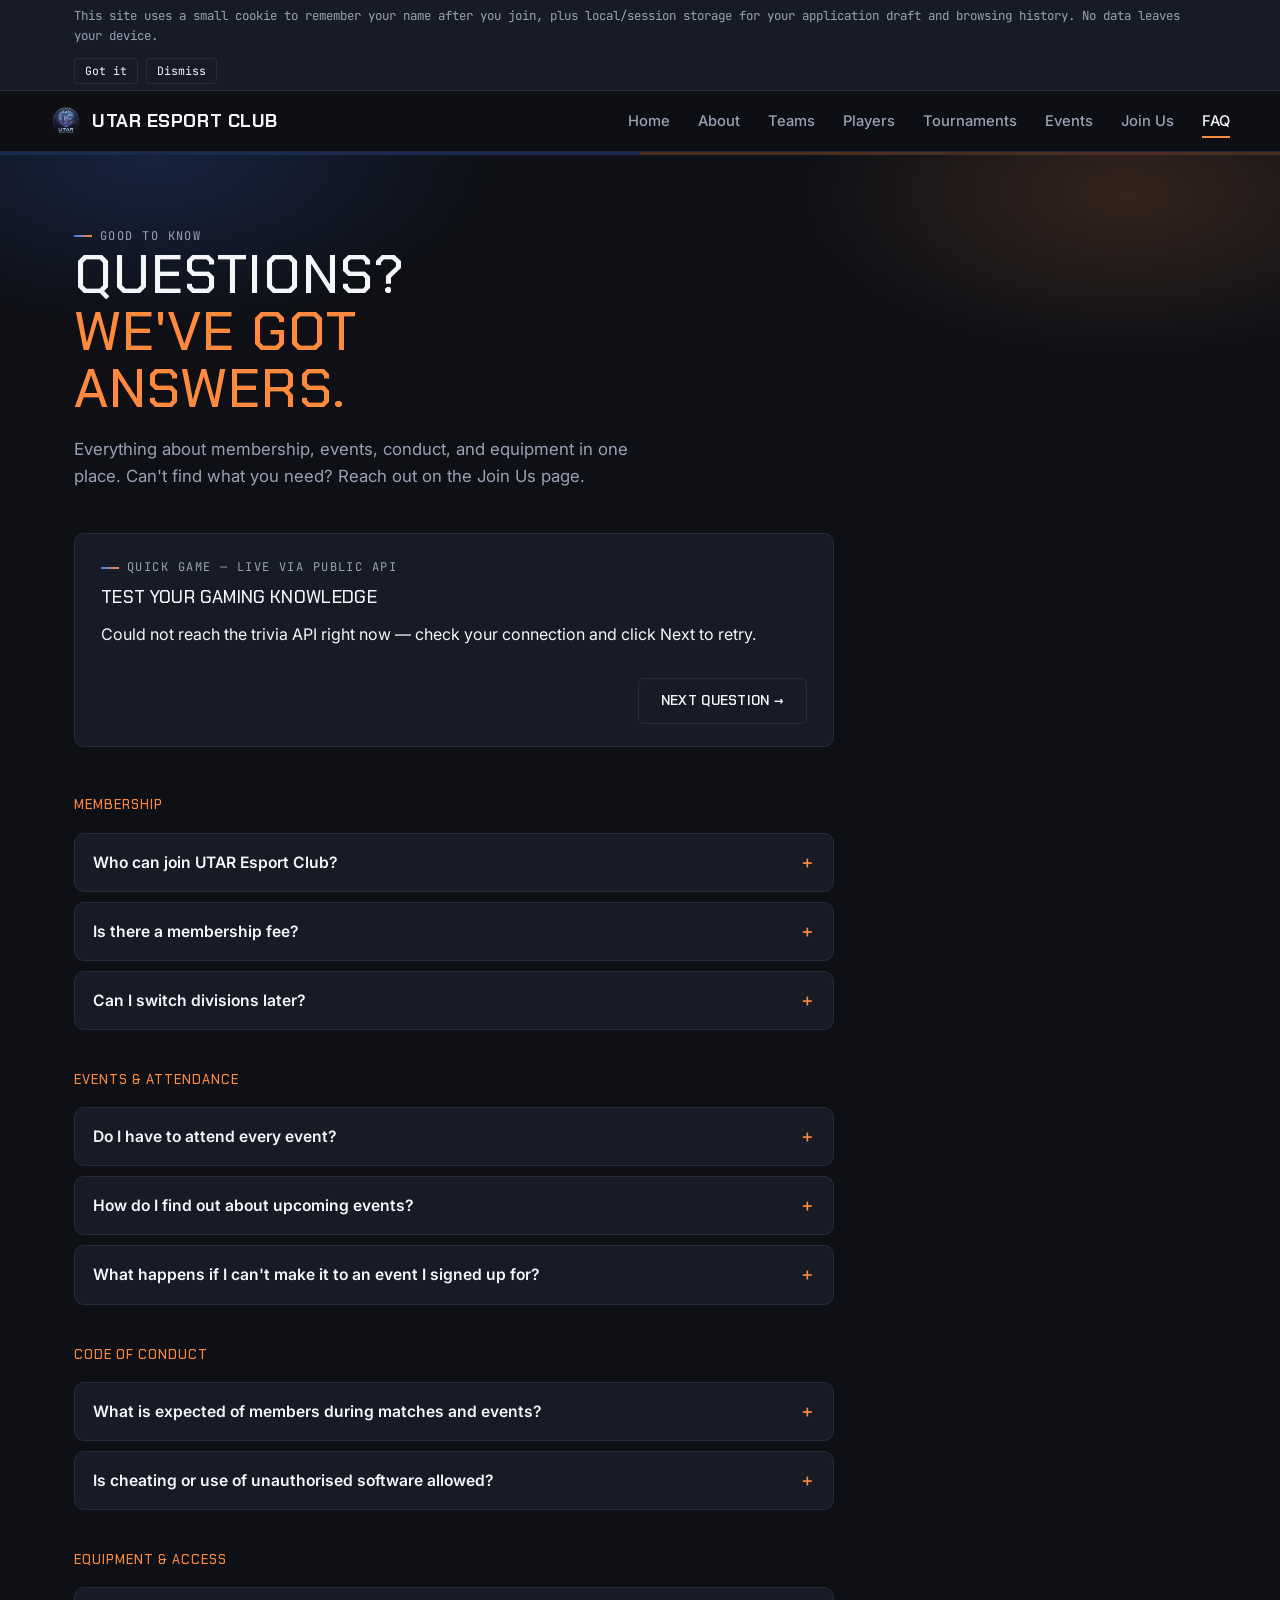
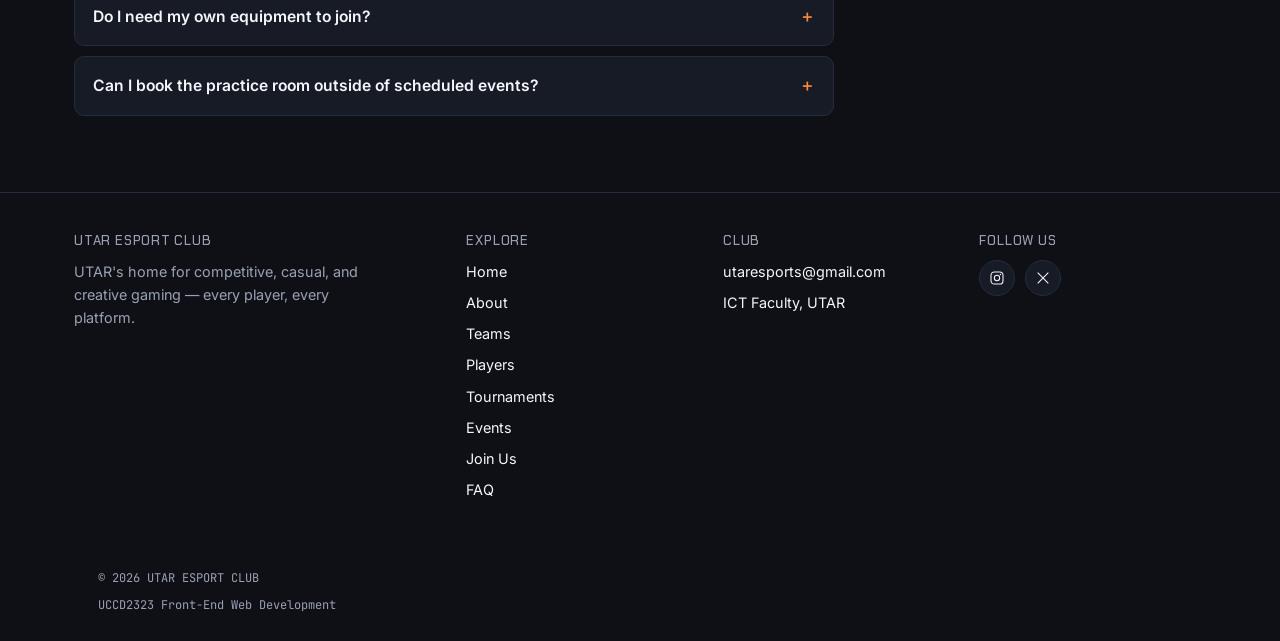
<file: faq.html>
<!DOCTYPE html>
<html lang="en">

<head>

    <meta charset="UTF-8">

    <meta
        name="viewport"
        content="width=device-width, initial-scale=1.0">

    <meta
        name="description"
        content="Frequently asked questions and rules for UTAR Esport Club members.">

    <meta
        name="theme-color"
        content="#0e1016">


    <!-- Favicon -->

    <!-- Favicon -->

<link
    rel="icon"
    href="assets/favicon.ico"
    sizes="any">

<link
    rel="icon"
    type="image/png"
    sizes="16x16"
    href="assets/favicon-16.png">

<link
    rel="icon"
    type="image/png"
    sizes="32x32"
    href="assets/favicon-32.png">

<link
    rel="icon"
    type="image/png"
    sizes="512x512"
    href="assets/favicon-512.png">

<link
    rel="apple-touch-icon"
    sizes="180x180"
    href="assets/apple-touch-icon.png">

    <title>
        FAQ &amp; Rules — UTAR Esport Club
    </title>


    <!-- Bootstrap -->

    <link
        rel="stylesheet"
        href="https://cdn.jsdelivr.net/npm/bootstrap@5.3.3/dist/css/bootstrap.min.css">


    <!-- Main stylesheet -->

    <link
        rel="stylesheet"
        href="css/style.css">

</head>


<body>


<!-- =====================================================
     COOKIE / STORAGE NOTICE
===================================================== -->

<div
    class="topbar"
    id="cookieNotice">

    <div class="container-xl">

        <span>
            This site uses a small cookie to remember your name
            after you join, plus local/session storage for your
            application draft and browsing history.
            No data leaves your device.
        </span>


        <div
            style="display:flex; gap:8px;">

            <button
                id="cookieAccept">

                Got it

            </button>


            <button
                id="cookieDismiss">

                Dismiss

            </button>

        </div>

    </div>

</div>



<!-- =====================================================
     NAVIGATION
===================================================== -->

<header class="site-header">

    <div class="container-xl nav-row">


        <!-- Club logo + name -->

        <a
            href="index.html"
            class="brand">


            <img
                src="assets/logo.png"
                alt="UTAR Esport Club Logo"
                class="brand-logo">


            <span>
                UTAR ESPORT CLUB
            </span>


        </a>


        <!-- Welcome message from cookie -->

        <span
            class="welcome-pill"
            id="welcomePill">
        </span>


        <!-- Mobile navigation button -->

        <button
            class="nav-toggle"
            aria-label="Toggle menu"
            aria-expanded="false">

            ☰

        </button>


        <!-- Full navigation -->

        <ul class="nav-links">


            <li>

                <a
                    href="index.html">

                    Home

                </a>

            </li>


            <li>

                <a
                    href="about.html">

                    About

                </a>

            </li>


            <li>

                <a
                    href="teams.html">

                    Teams

                </a>

            </li>


            <li>

                <a
                    href="players.html">

                    Players

                </a>

            </li>


            <li>

                <a
                    href="tournaments.html">

                    Tournaments

                </a>

            </li>


            <li>

                <a
                    href="events.html">

                    Events

                </a>

            </li>


            <li>

                <a
                    href="join-us.html">

                    Join Us

                </a>

            </li>


            <li>

                <a
                    href="faq.html"
                    class="active">

                    FAQ

                </a>

            </li>


        </ul>

    </div>

</header>



<!-- =====================================================
     SPLIT DESIGN LINE
===================================================== -->

<hr class="split-rule">



<!-- =====================================================
     FAQ HERO
===================================================== -->

<section
    class="hero"
    style="padding-bottom:16px;">

    <div class="container-xl hero-inner">


        <span class="eyebrow">

            Good to know

        </span>


        <h1>

            Questions?

            <br>

            <span class="accent">

                We've got answers.

            </span>

        </h1>


        <p class="lede">

            Everything about membership, events, conduct,
            and equipment in one place.
            Can't find what you need?
            Reach out on the Join Us page.

        </p>


    </div>

</section>



<!-- =====================================================
     TRIVIA GAME
===================================================== -->

<section
    style="
        padding-top:0;
        padding-bottom:0;
    ">

    <div class="container-xl">


        <div
            class="trivia-card"
            id="triviaCard">


            <!-- Trivia heading -->

            <div class="trivia-head">


                <span class="eyebrow">

                    Quick game — live via public API

                </span>


                <span
                    class="badge-live"
                    id="triviaStatus"
                    style="display:none;">

                    fetching

                </span>


            </div>


            <h3>

                Test your gaming knowledge

            </h3>


            <!-- Question -->

            <p
                class="trivia-question"
                id="triviaQuestion">

                Loading a question…

            </p>


            <!-- Answer buttons are generated by JS -->

            <div
                class="trivia-options"
                id="triviaOptions">
            </div>


            <!-- Trivia footer -->

            <div class="trivia-footer">


                <span
                    class="trivia-feedback"
                    id="triviaFeedback">
                </span>


                <button
                    class="btn btn-outline"
                    id="triviaNext"
                    disabled>

                    Next question →

                </button>


            </div>


        </div>

    </div>

</section>



<!-- =====================================================
     FAQ LIST
===================================================== -->

<section
    style="padding-top:0;">

    <div class="container-xl">


        <div
            class="faq-list"
            id="faqList">


            <!-- =================================================
                 MEMBERSHIP
            ================================================== -->

            <h3 class="faq-group-title">

                Membership

            </h3>


            <!-- Question 1 -->

            <div class="faq-item">


                <button class="faq-q">


                    <span>
                        Who can join UTAR Esport Club?
                    </span>


                    <span class="faq-caret">
                        ＋
                    </span>


                </button>


                <div class="faq-a">

                    <p>

                        Any currently enrolled student can join,
                        regardless of experience level.
                        We have three divisions —
                        Competitive Roster, Casual &amp; Social,
                        and Content &amp; Broadcast —
                        so there's a lane whether you're chasing
                        a ranked title or just want a relaxed game night.

                    </p>

                </div>


            </div>



            <!-- Question 2 -->

            <div class="faq-item">


                <button class="faq-q">


                    <span>
                        Is there a membership fee?
                    </span>


                    <span class="faq-caret">
                        ＋
                    </span>


                </button>


                <div class="faq-a">

                    <p>

                        Membership itself is free.
                        Some events, such as away tournaments,
                        may involve a small cost-sharing contribution,
                        which is always announced in advance and
                        never required to remain a member.

                    </p>

                </div>


            </div>



            <!-- Question 3 -->

            <div class="faq-item">


                <button class="faq-q">


                    <span>
                        Can I switch divisions later?
                    </span>


                    <span class="faq-caret">
                        ＋
                    </span>


                </button>


                <div class="faq-a">

                    <p>

                        Yes.
                        Divisions describe how you'd like to participate,
                        not a permanent label.
                        Message the committee any time and we'll update
                        your membership record.

                    </p>

                </div>


            </div>



            <!-- =================================================
                 EVENTS & ATTENDANCE
            ================================================== -->

            <h3 class="faq-group-title">

                Events &amp; Attendance

            </h3>



            <!-- Question 4 -->

            <div class="faq-item">


                <button class="faq-q">


                    <span>
                        Do I have to attend every event?
                    </span>


                    <span class="faq-caret">
                        ＋
                    </span>


                </button>


                <div class="faq-a">

                    <p>

                        Only Competitive Roster members have
                        attendance expectations, tied to their
                        team's practice schedule.
                        Casual &amp; Social and Content &amp; Broadcast
                        members can join whichever events fit their time.

                    </p>

                </div>


            </div>



            <!-- Question 5 -->

            <div class="faq-item">


                <button class="faq-q">


                    <span>
                        How do I find out about upcoming events?
                    </span>


                    <span class="faq-caret">
                        ＋
                    </span>


                </button>


                <div class="faq-a">

                    <p>

                        Events are posted on the club's announcement
                        channel and shared during weekly meetups.
                        New members are added to the announcement
                        channel right after their application is confirmed.

                    </p>

                </div>


            </div>



            <!-- Question 6 -->

            <div class="faq-item">


                <button class="faq-q">


                    <span>
                        What happens if I can't make it to an event I signed up for?
                    </span>


                    <span class="faq-caret">
                        ＋
                    </span>


                </button>


                <div class="faq-a">

                    <p>

                        Just let the event organiser know as early
                        as you can, so a spot can be freed up for
                        someone on the waitlist.
                        There's no penalty for giving reasonable notice.

                    </p>

                </div>


            </div>



            <!-- =================================================
                 CODE OF CONDUCT
            ================================================== -->

            <h3 class="faq-group-title">

                Code of Conduct

            </h3>



            <!-- Question 7 -->

            <div class="faq-item">


                <button class="faq-q">


                    <span>
                        What is expected of members during matches and events?
                    </span>


                    <span class="faq-caret">
                        ＋
                    </span>


                </button>


                <div class="faq-a">

                    <p>

                        Respect for opponents, teammates,
                        and organisers at all times.
                        Toxic behaviour, harassment, or
                        unsportsmanlike conduct of any kind
                        is not tolerated and may result in
                        suspension of membership.

                    </p>

                </div>


            </div>



            <!-- Question 8 -->

            <div class="faq-item">


                <button class="faq-q">


                    <span>
                        Is cheating or use of unauthorised software allowed?
                    </span>


                    <span class="faq-caret">
                        ＋
                    </span>


                </button>


                <div class="faq-a">

                    <p>

                        No.
                        Any member found using cheats,
                        exploits, or unauthorised third-party
                        software during club events will be
                        removed from that event and referred
                        to the committee for review.

                    </p>

                </div>


            </div>



            <!-- =================================================
                 EQUIPMENT & ACCESS
            ================================================== -->

            <h3 class="faq-group-title">

                Equipment &amp; Access

            </h3>



            <!-- Question 9 -->

            <div class="faq-item">


                <button class="faq-q">


                    <span>
                        Do I need my own equipment to join?
                    </span>


                    <span class="faq-caret">
                        ＋
                    </span>


                </button>


                <div class="faq-a">

                    <p>

                        No.
                        The club maintains a small pool of
                        shared peripherals for on-campus
                        practice sessions and events.
                        Bringing your own gear is welcome
                        but never required.

                    </p>

                </div>


            </div>



            <!-- Question 10 -->

            <div class="faq-item">


                <button class="faq-q">


                    <span>
                        Can I book the practice room outside of scheduled events?
                    </span>


                    <span class="faq-caret">
                        ＋
                    </span>


                </button>


                <div class="faq-a">

                    <p>

                        Yes, active members can request the
                        room through the committee.
                        Bookings are approved on a first-come
                        basis and are subject to faculty facility availability.

                    </p>

                </div>


            </div>


        </div>

    </div>

</section>



<!-- =====================================================
     FOOTER
===================================================== -->

<footer class="footer">


    <div class="container-xl footer-grid">


        <!-- Club -->

        <div>

            <h4>
                UTAR ESPORT CLUB
            </h4>


            <p
                style="
                    color:var(--text-lo);
                    max-width:34ch;
                    font-size:0.9rem;
                ">

                UTAR's home for competitive,
                casual, and creative gaming —
                every player, every platform.

            </p>

        </div>



        <!-- Explore -->

        <div>

            <h4>
                Explore
            </h4>


            <ul>


                <li>
                    <a href="index.html">
                        Home
                    </a>
                </li>


                <li>
                    <a href="about.html">
                        About
                    </a>
                </li>


                <li>
                    <a href="teams.html">
                        Teams
                    </a>
                </li>


                <li>
                    <a href="players.html">
                        Players
                    </a>
                </li>


                <li>
                    <a href="tournaments.html">
                        Tournaments
                    </a>
                </li>


                <li>
                    <a href="events.html">
                        Events
                    </a>
                </li>


                <li>
                    <a href="join-us.html">
                        Join Us
                    </a>
                </li>


                <li>
                    <a href="faq.html">
                        FAQ
                    </a>
                </li>


            </ul>

        </div>



        <!-- Club information -->

        <div>

            <h4>
                Club
            </h4>


            <ul>

                <li>
                    utaresports@gmail.com
                </li>


                <li>
                    ICT Faculty, UTAR
                </li>


            </ul>

        </div>



        <!-- Social media -->

<div>

    <h4>
        FOLLOW US
    </h4>


    <div class="social-row">


        <!-- Instagram -->

        <a
            class="social-icon"
            href="https://www.instagram.com/utar.esports/"
            target="_blank"
            rel="noopener noreferrer"
            title="Instagram"
            aria-label="Instagram">

            <svg
                viewBox="0 0 24 24"
                stroke-width="1.6">

                <rect
                    x="3"
                    y="3"
                    width="18"
                    height="18"
                    rx="5">
                </rect>

                <circle
                    cx="12"
                    cy="12"
                    r="4">
                </circle>

                <circle
                    cx="17.2"
                    cy="6.8"
                    r="1"
                    fill="currentColor"
                    stroke="none">
                </circle>

            </svg>

        </a>



        <!-- X / Twitter -->

        <a
            class="social-icon"
            href="https://x.com/utaresports"
            target="_blank"
            rel="noopener noreferrer"
            title="X"
            aria-label="X">

            <svg
                viewBox="0 0 24 24"
                stroke-width="1.6">

                <path
                    d="m4 4 16 16M20 4 4 20">
                </path>

            </svg>

        </a>


    </div>

</div>


    



    <!-- Footer bottom -->

    <div class="container-xl bottom">


        <span>

            © 2026 UTAR ESPORT CLUB

        </span>


        <span>

            UCCD2323 Front-End Web Development

        </span>


    </div>


</footer>



<!-- =====================================================
     jQuery
===================================================== -->

<script
    src="https://code.jquery.com/jquery-3.7.1.min.js">
</script>



<!-- =====================================================
     MAIN JAVASCRIPT
     Handles:
     - Cookie
     - Local storage
     - Session storage
     - Trivia REST API
     - FAQ accordion
===================================================== -->

<script src="js/script.js"></script>


</body>

</html>
</file>
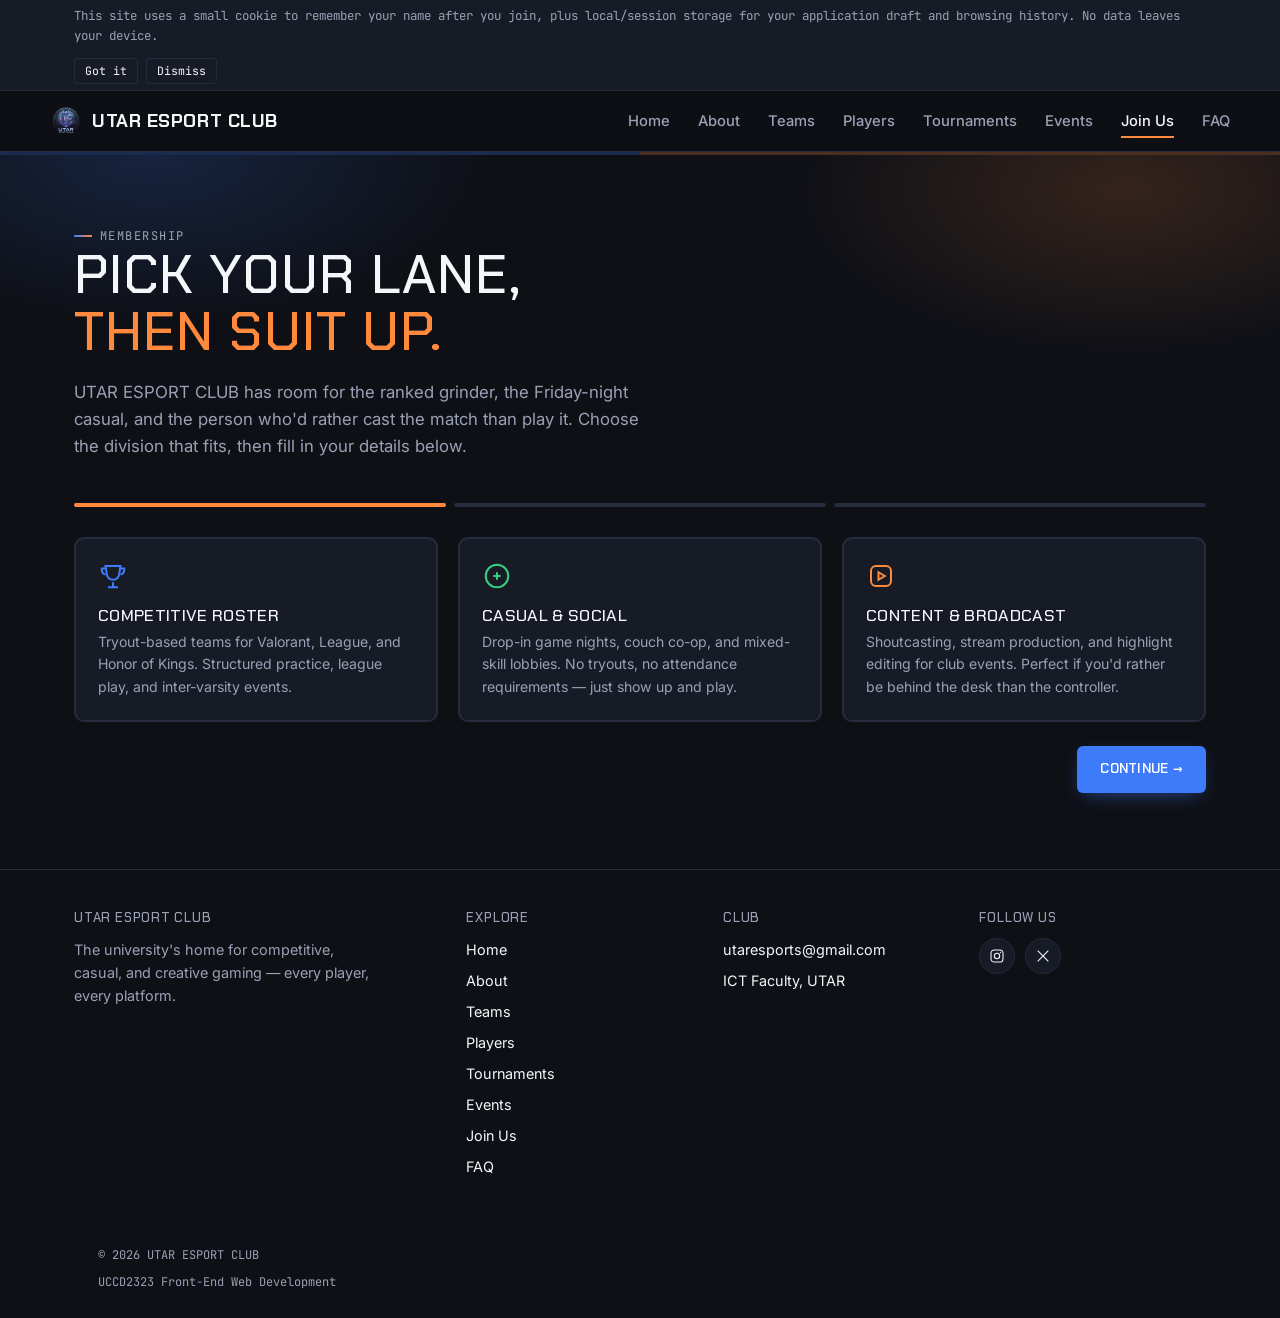
<file: join-us.html>
<!DOCTYPE html>
<html lang="en">

<head>

    <meta charset="UTF-8">

    <meta
        name="viewport"
        content="width=device-width, initial-scale=1.0">

    <meta
        name="description"
        content="Join UTAR ESPORT CLUB E-Sports Club — pick your division and apply for membership.">

    <meta
        name="theme-color"
        content="#0e1016">


    <!-- Browser tab icon -->

    
      <!-- Favicon -->

<link
    rel="icon"
    href="assets/favicon.ico"
    sizes="any">

<link
    rel="icon"
    type="image/png"
    sizes="16x16"
    href="assets/favicon-16.png">

<link
    rel="icon"
    type="image/png"
    sizes="32x32"
    href="assets/favicon-32.png">

<link
    rel="icon"
    type="image/png"
    sizes="512x512"
    href="assets/favicon-512.png">

<link
    rel="apple-touch-icon"
    sizes="180x180"
    href="assets/apple-touch-icon.png">
      


    <title>
        Join Us — UTAR ESPORT CLUB
    </title>


    <!-- Bootstrap -->

    <link
        rel="stylesheet"
        href="https://cdn.jsdelivr.net/npm/bootstrap@5.3.3/dist/css/bootstrap.min.css">


    <!-- Main stylesheet -->

    <link
        rel="stylesheet"
        href="css/style.css">

</head>


<body>


<!-- =====================================================
     COOKIE NOTICE
===================================================== -->

<div
    class="topbar"
    id="cookieNotice">

    <div class="container-xl">

        <span>
            This site uses a small cookie to remember your name
            after you join, plus local/session storage for your
            application draft and browsing history.
            No data leaves your device.
        </span>


        <div
            style="display:flex; gap:8px;">

            <button
                id="cookieAccept">

                Got it

            </button>


            <button
                id="cookieDismiss">

                Dismiss

            </button>

        </div>

    </div>

</div>



<!-- =====================================================
     NAVIGATION
===================================================== -->

<header class="site-header">

    <div class="container-xl nav-row">


        <!-- Logo -->

        <a
            href="index.html"
            class="brand">


            <img
                src="assets/logo.png"
                alt="UTAR Esport Club Logo"
                class="brand-logo">


            <span>
                UTAR ESPORT CLUB
            </span>


        </a>


        <!-- Welcome message -->

        <span
            class="welcome-pill"
            id="welcomePill">
        </span>


        <!-- Mobile menu -->

        <button
            class="nav-toggle"
            aria-label="Toggle menu"
            aria-expanded="false">

            ☰

        </button>


        <!-- Full navigation -->

        <ul class="nav-links">


            <li>

                <a
                    href="index.html">

                    Home

                </a>

            </li>


            <li>

                <a
                    href="about.html">

                    About

                </a>

            </li>


            <li>

                <a
                    href="teams.html">

                    Teams

                </a>

            </li>


            <li>

                <a
                    href="players.html">

                    Players

                </a>

            </li>


            <li>

                <a
                    href="tournaments.html">

                    Tournaments

                </a>

            </li>


            <li>

                <a
                    href="events.html">

                    Events

                </a>

            </li>


            <li>

                <a
                    href="join-us.html"
                    class="active">

                    Join Us

                </a>

            </li>


            <li>

                <a
                    href="faq.html">

                    FAQ

                </a>

            </li>


        </ul>

    </div>

</header>


<hr class="split-rule">



<!-- =====================================================
     HERO
===================================================== -->

<section
    class="hero"
    style="padding-bottom:16px;">

    <div
        class="container-xl hero-inner">


        <span class="eyebrow">

            Membership

        </span>


        <h1>

            Pick your lane,

            <br>

            <span class="accent">

                then suit up.

            </span>

        </h1>


        <p class="lede">

            UTAR ESPORT CLUB has room for the ranked grinder,
            the Friday-night casual, and the person who'd rather
            cast the match than play it.
            Choose the division that fits,
            then fill in your details below.

        </p>


    </div>

</section>



<!-- =====================================================
     JOIN FORM
===================================================== -->

<section
    style="padding-top:0;">

    <div
        class="container-xl"
        id="joinForm">


        <!-- Draft banner -->

        <div
            class="draft-banner"
            id="draftBanner">


            <span>

                📝 We found an unfinished application for

                <strong id="draftName"></strong>,

                saved on this device.

            </span>


            <div
                style="display:flex; gap:8px;">


                <button
                    class="btn btn-outline"
                    id="draftRestore"
                    style="padding:8px 14px;">

                    Restore draft

                </button>


                <button
                    class="btn-ghost"
                    id="draftDiscard"
                    style="cursor:pointer;">

                    Discard

                </button>


            </div>

        </div>



        <!-- Stepper -->

        <div class="stepper">


            <div
                class="dot is-active"
                data-step="1">

                <span></span>

            </div>


            <div
                class="dot"
                data-step="2">

                <span></span>

            </div>


            <div
                class="dot"
                data-step="3">

                <span></span>

            </div>


        </div>



        <!-- =================================================
             STEP 1
        ================================================== -->

        <div
            class="form-step"
            data-step="1">


            <div
                class="lane-grid"
                style="margin-bottom:18px;">


                <!-- Competitive -->

                <div
                    class="lane-card"
                    data-lane="competitive">


                    <svg
                        class="lane-icon"
                        viewBox="0 0 24 24"
                        fill="none"
                        stroke="#3e7bfa"
                        stroke-width="1.6">

                        <path
                            d="M8 21h8M12 17v4M6 4h12l-1 6a5 5 0 0 1-10 0L6 4Z"/>

                        <path
                            d="M6 6H3v1a4 4 0 0 0 3 3.87M18 6h3v1a4 4 0 0 1-3 3.87"/>

                    </svg>


                    <h3>
                        Competitive Roster
                    </h3>


                    <p>

                        Tryout-based teams for Valorant,
                        League, and Honor of Kings.
                        Structured practice, league play,
                        and inter-varsity events.

                    </p>


                </div>



                <!-- Casual -->

                <div
                    class="lane-card"
                    data-lane="casual">


                    <svg
                        class="lane-icon"
                        viewBox="0 0 24 24"
                        fill="none"
                        stroke="#35d07f"
                        stroke-width="1.6">

                        <circle
                            cx="12"
                            cy="12"
                            r="9"/>

                        <path
                            d="M9 12h6M12 9v6"/>

                    </svg>


                    <h3>
                        Casual &amp; Social
                    </h3>


                    <p>

                        Drop-in game nights,
                        couch co-op, and mixed-skill lobbies.
                        No tryouts, no attendance requirements —
                        just show up and play.

                    </p>


                </div>



                <!-- Creator -->

                <div
                    class="lane-card"
                    data-lane="creator">


                    <svg
                        class="lane-icon"
                        viewBox="0 0 24 24"
                        fill="none"
                        stroke="#ff8a3d"
                        stroke-width="1.6">

                        <path
                            d="M4 8a4 4 0 0 1 4-4h8a4 4 0 0 1 4 4v8a4 4 0 0 1-4 4H8a4 4 0 0 1-4-4V8Z"/>

                        <path
                            d="m10 9 5 3-5 3V9Z"/>

                    </svg>


                    <h3>
                        Content &amp; Broadcast
                    </h3>


                    <p>

                        Shoutcasting, stream production,
                        and highlight editing for club events.
                        Perfect if you'd rather be behind
                        the desk than the controller.

                    </p>


                </div>


            </div>


            <p
                class="field error"
                id="laneError"
                style="display:none;">

                Pick a division before continuing.

            </p>


            <div
                class="form-actions"
                style="justify-content:flex-end;">


                <button
                    class="btn btn-primary"
                    id="toStep2">

                    Continue →

                </button>


            </div>


        </div>



        <!-- =================================================
             STEP 2 — DETAILS
        ================================================== -->

        <div
            class="form-step"
            data-step="2"
            style="display:none;">


            <div class="form-panel">


                <h3>
                    Your details
                </h3>


                <p class="step-hint">

                    Saved automatically to this device as you type,
                    so you can close the tab and pick up later.

                </p>



                <!-- NAME + STUDENT ID -->

                <div class="field-row">


                    <div class="field">


                        <label for="fullName">

                            Full name

                        </label>


                        <input
                            type="text"
                            id="fullName"
                            placeholder="e.g. Aisyah Rahman">


                        <div class="error">

                            Please enter your name.

                        </div>


                    </div>



                    <div class="field">


                        <label for="studentId">

                            Student ID

                        </label>


                        <input
                            type="text"
                            id="studentId"
                            placeholder="e.g. 23ACB01234">


                        <div class="error">

                            Please enter your student ID.

                        </div>


                    </div>


                </div>



                <!-- EMAIL -->

                <div class="field">


                    <label for="email">

                        UTAR email

                    </label>


                    <input
                        type="email"
                        id="email"
                        placeholder="name@1utar.my">


                    <div class="error">

                        Enter a valid email address.

                    </div>


                </div>



                <!-- PROGRAMME + GAME -->

                <div class="field-row">


                    <div class="field">


                        <label for="program">

                            Programme

                        </label>


                        <input
                            type="text"
                            id="program"
                            placeholder="e.g. BSc (Hons) Software Engineering">


                        <div class="error">

                            Please enter your programme.

                        </div>


                    </div>



                    <div class="field">


                        <label for="game">

                            Main game

                        </label>


                        <select id="game">


                            <option value="Valorant">

                                Valorant

                            </option>


                            <option value="League of Legends">

                                League of Legends

                            </option>


                            <option value="Honor of Kings">

                                Honor of Kings

                            </option>


                            <option value="EA FC">

                                EA FC

                            </option>


                            <option value="Tekken 8">

                                Tekken 8

                            </option>


                            <option value="Other">

                                Other

                            </option>


                        </select>


                    </div>


                </div>



                <!-- BUTTONS -->

                <div class="form-actions">


                    <button
                        class="btn btn-outline"
                        id="backTo1">

                        ← Back

                    </button>


                    <button
                        class="btn btn-primary"
                        id="toStep3">

                        Review →

                    </button>


                </div>


            </div>


        </div>



        <!-- =================================================
             STEP 3 — REVIEW
        ================================================== -->

        <div
            class="form-step"
            data-step="3"
            style="display:none;">


            <div class="form-panel">


                <h3>
                    Review your application
                </h3>


                <p class="step-hint">

                    Double-check the details below
                    before you submit.

                </p>


                <ul
                    class="summary-list"
                    id="summaryList">
                </ul>



                <label class="check-row">


                    <input
                        type="checkbox"
                        id="agreeTerms">


                    <span>

                        I agree to attend the orientation session
                        and follow the club's code of conduct.

                    </span>


                </label>


                <p
                    class="field error"
                    id="agreeError"
                    style="display:none;">

                    Please confirm before submitting.

                </p>



                <div class="form-actions">


                    <button
                        class="btn btn-outline"
                        id="backTo2">

                        ← Back

                    </button>


                    <button
                        class="btn btn-primary"
                        id="submitApplication">

                        Submit application

                    </button>


                </div>


            </div>


        </div>



        <!-- =================================================
             CONFIRMATION
        ================================================== -->

        <div
            class="form-step"
            data-step="confirm"
            id="stepConfirm"
            style="display:none;">


            <div
                class="form-panel confirm-box">


                <div class="check-badge">


                    <svg
                        width="26"
                        height="26"
                        viewBox="0 0 24 24"
                        fill="none"
                        stroke="#35d07f"
                        stroke-width="2">

                        <path
                            d="M20 6 9 17l-5-5"/>

                    </svg>


                </div>


                <h3>

                    You're in,

                    <span id="confirmName"></span>.

                </h3>


                <p
                    style="
                        color:var(--text-lo);
                        font-size:0.92rem;
                    ">

                    A confirmation and orientation schedule
                    has been sent to your UTAR email.

                </p>


                <div
                    class="id-tag"
                    id="confirmId">
                </div>


                <a
                    href="index.html"
                    class="btn btn-outline"
                    style="margin-top:14px;">

                    Back to home

                </a>


            </div>


        </div>


    </div>

</section>



<!-- =====================================================
     FOOTER
===================================================== -->

<footer class="footer">


    <div class="container-xl footer-grid">


        <!-- Club -->

        <div>


            <h4>
                UTAR ESPORT CLUB
            </h4>


            <p
                style="
                    color:var(--text-lo);
                    max-width:34ch;
                    font-size:0.9rem;
                ">

                The university's home for competitive,
                casual, and creative gaming —
                every player, every platform.

            </p>


        </div>



        <!-- Explore -->

        <div>


            <h4>
                Explore
            </h4>


            <ul>


                <li>
                    <a href="index.html">
                        Home
                    </a>
                </li>


                <li>
                    <a href="about.html">
                        About
                    </a>
                </li>


                <li>
                    <a href="teams.html">
                        Teams
                    </a>
                </li>


                <li>
                    <a href="players.html">
                        Players
                    </a>
                </li>


                <li>
                    <a href="tournaments.html">
                        Tournaments
                    </a>
                </li>


                <li>
                    <a href="events.html">
                        Events
                    </a>
                </li>


                <li>
                    <a href="join-us.html">
                        Join Us
                    </a>
                </li>


                <li>
                    <a href="faq.html">
                        FAQ
                    </a>
                </li>


            </ul>


        </div>



        <!-- Club -->

        <div>


            <h4>
                Club
            </h4>


            <ul>

                <li>
                    utaresports@gmail.com
                </li>

                <li>
                    ICT Faculty, UTAR
                </li>

            </ul>


        </div>



        <!-- Social -->

<div>

    <h4>
        FOLLOW US
    </h4>


    <div class="social-row">


        <!-- Instagram -->

        <a
            class="social-icon"
            href="https://www.instagram.com/utar.esports/"
            target="_blank"
            rel="noopener noreferrer"
            title="Instagram"
            aria-label="Instagram">

            <svg
                viewBox="0 0 24 24"
                stroke-width="1.6">

                <rect
                    x="3"
                    y="3"
                    width="18"
                    height="18"
                    rx="5">
                </rect>

                <circle
                    cx="12"
                    cy="12"
                    r="4">
                </circle>

                <circle
                    cx="17.2"
                    cy="6.8"
                    r="1"
                    fill="currentColor"
                    stroke="none">
                </circle>

            </svg>

        </a>



        <!-- X / Twitter -->

        <a
            class="social-icon"
            href="https://x.com/utaresports"
            target="_blank"
            rel="noopener noreferrer"
            title="X"
            aria-label="X">

            <svg
                viewBox="0 0 24 24"
                stroke-width="1.6">

                <path
                    d="m4 4 16 16M20 4 4 20">
                </path>

            </svg>

        </a>


    </div>

</div>


    



    <!-- Bottom -->

    <div class="container-xl bottom">


        <span>

            © 2026 UTAR ESPORT CLUB

        </span>


        <span>

            UCCD2323 Front-End Web Development

        </span>


    </div>


</footer>



<!-- jQuery -->

<script
    src="https://code.jquery.com/jquery-3.7.1.min.js">
</script>


<!-- Main JavaScript -->

<script src="js/script.js"></script>


</body>

</html>
</file>
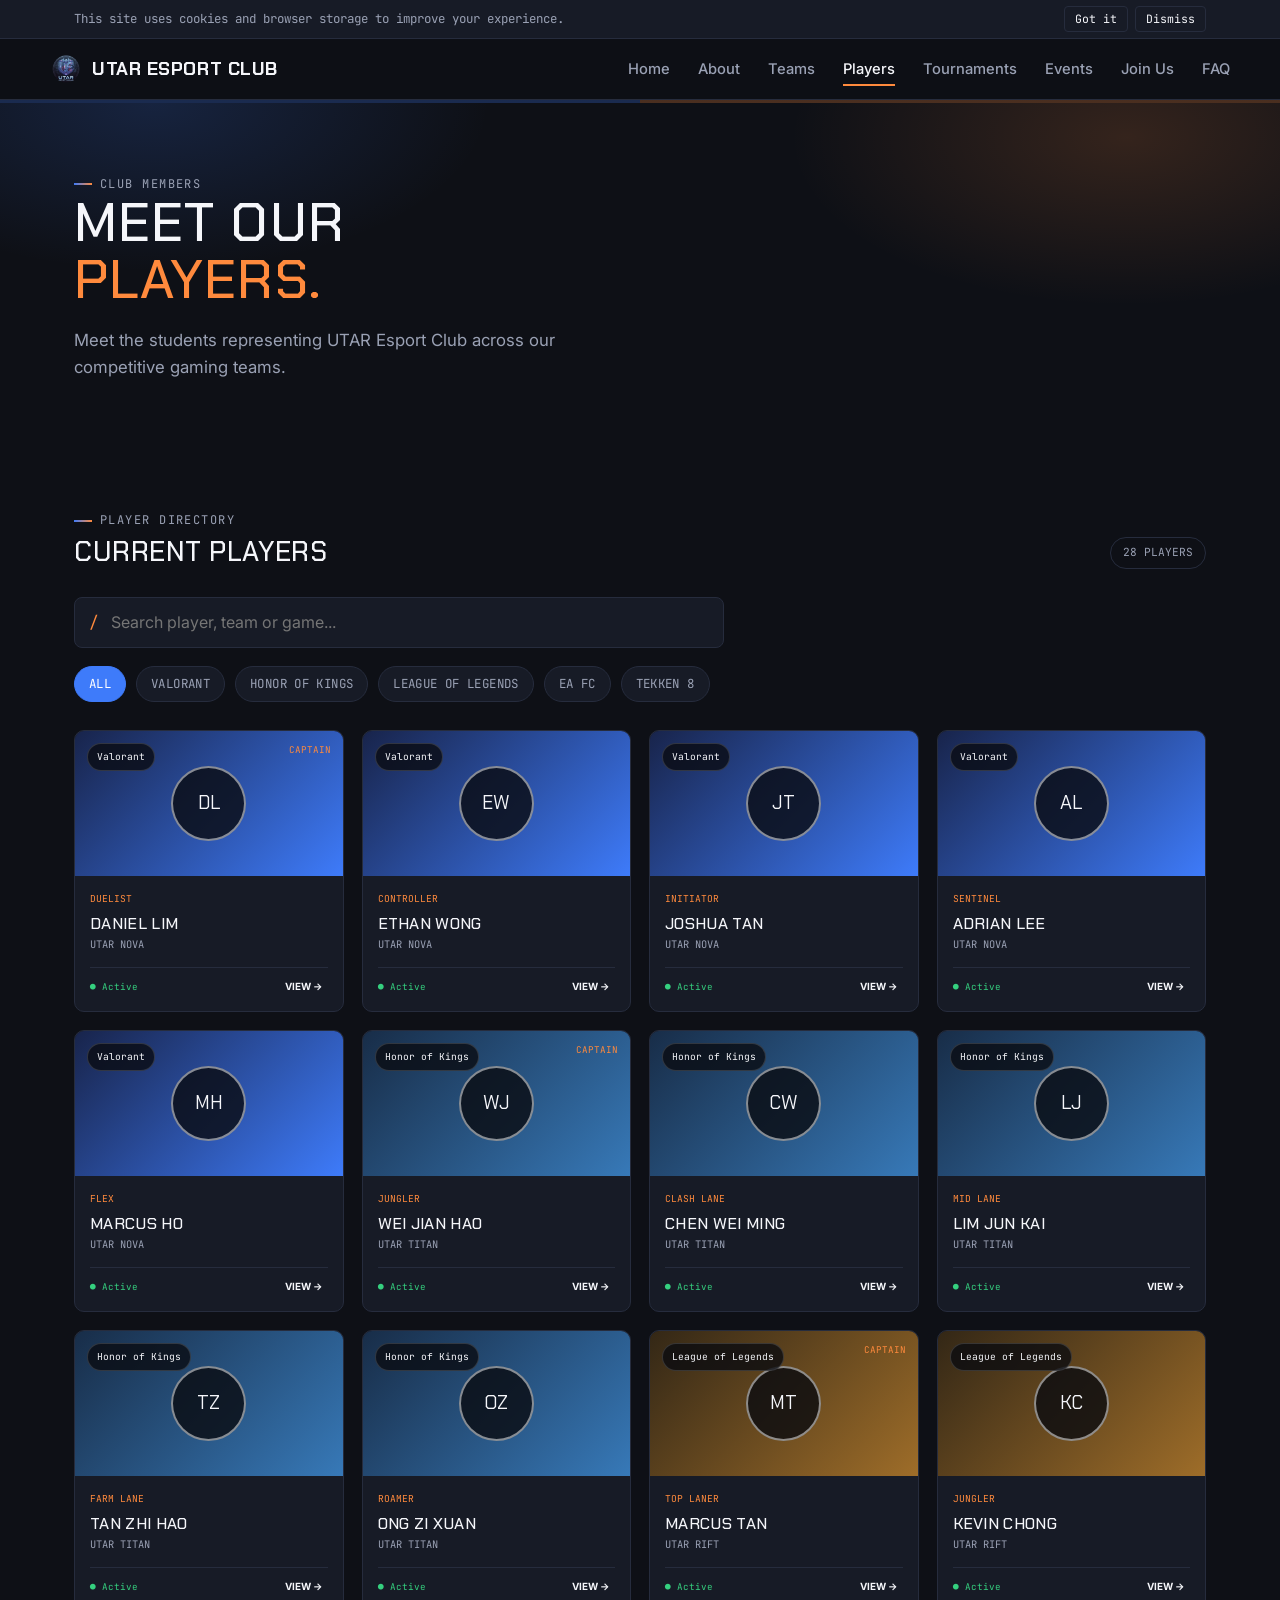
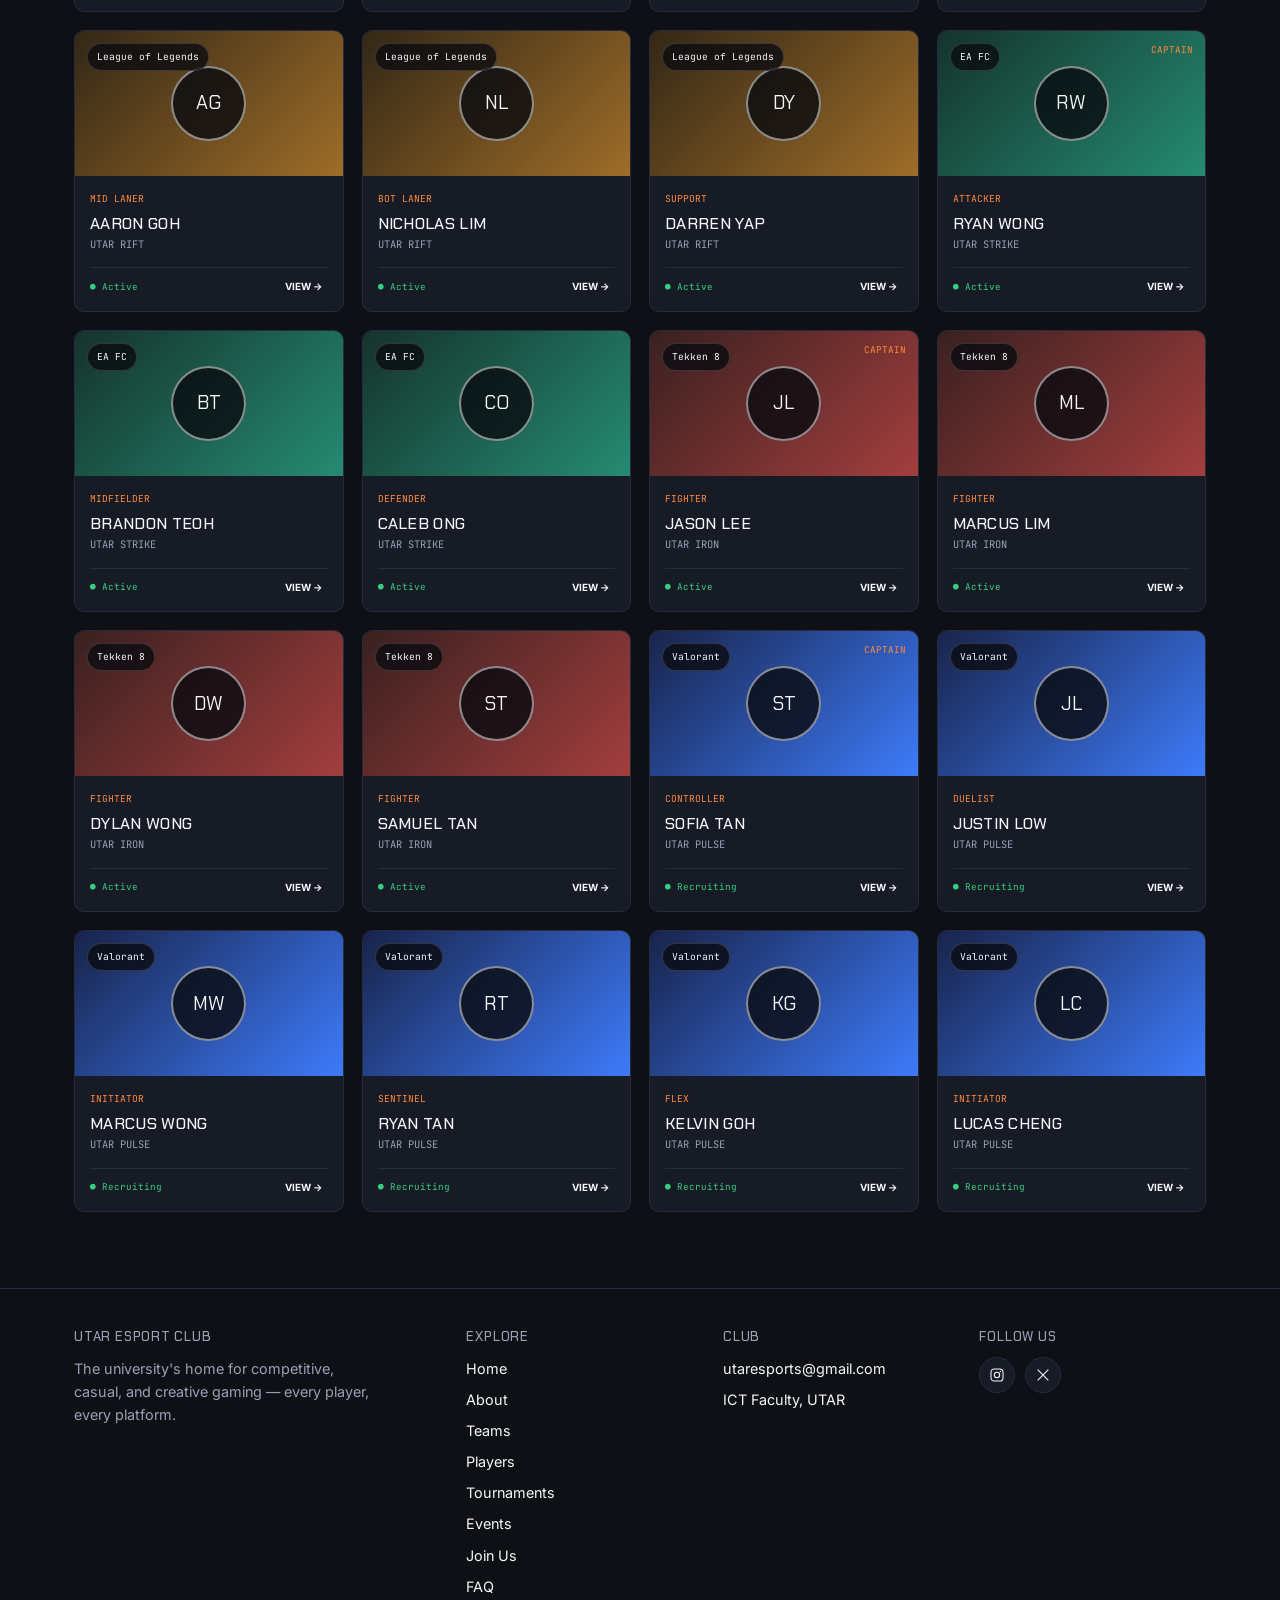
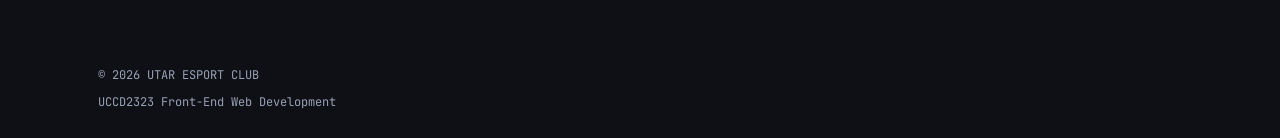
<file: players.html>
<!DOCTYPE html>
<html lang="en">

<head>

    <meta charset="UTF-8">

    <meta
        name="viewport"
        content="width=device-width, initial-scale=1.0">

    <meta
        name="description"
        content="Players representing UTAR Esport Club.">

    <!-- Favicon -->

<link
    rel="icon"
    href="assets/favicon.ico"
    sizes="any">

<link
    rel="icon"
    type="image/png"
    sizes="16x16"
    href="assets/favicon-16.png">

<link
    rel="icon"
    type="image/png"
    sizes="32x32"
    href="assets/favicon-32.png">

<link
    rel="icon"
    type="image/png"
    sizes="512x512"
    href="assets/favicon-512.png">

<link
    rel="apple-touch-icon"
    sizes="180x180"
    href="assets/apple-touch-icon.png">

    <title>Players — UTAR Esport Club</title>


    <link
        href="https://cdn.jsdelivr.net/npm/bootstrap@5.3.3/dist/css/bootstrap.min.css"
        rel="stylesheet">


    <link
        rel="stylesheet"
        href="css/style.css">


    <link
        rel="stylesheet"
        href="css/players.css">

</head>


<body>


<!-- COOKIE -->

<div
    class="topbar"
    id="cookieNotice">

    <div class="container-xl">

        <span>
            This site uses cookies and browser storage
            to improve your experience.
        </span>

        <div class="cookie-buttons">

            <button id="cookieAccept">
                Got it
            </button>

            <button id="cookieDismiss">
                Dismiss
            </button>

        </div>

    </div>

</div>


<!-- NAV -->

<header class="site-header">

    <div class="container-xl nav-row">


        <a
            href="index.html"
            class="brand">

            <img
                src="assets/logo.png"
                alt="UTAR Esport Club Logo"
                class="club-logo">

            <span>
                UTAR ESPORT CLUB
            </span>

        </a>


        <span
            class="welcome-pill"
            id="welcomePill">
        </span>


        <button
            class="nav-toggle"
            aria-label="Toggle navigation"
            aria-expanded="false">

            ☰

        </button>


        <ul class="nav-links">

            <li>
                <a href="index.html">
                    Home
                </a>
            </li>

            <li>
                <a href="about.html">
                    About
                </a>
            </li>

            <li>
                <a href="teams.html">
                    Teams
                </a>
            </li>

            <li>
                <a
                    href="players.html"
                    class="active">

                    Players

                </a>
            </li>

            <li>
                <a href="tournaments.html">
                    Tournaments
                </a>
            </li>

            <li>
                <a href="events.html">
                    Events
                </a>
            </li>

            <li>
                <a href="join-us.html">
                    Join Us
                </a>
            </li>

            <li>
                <a href="faq.html">
                    FAQ
                </a>
            </li>

        </ul>

    </div>

</header>


<hr class="split-rule">


<!-- HERO -->

<section class="hero players-hero">

    <div class="container-xl hero-inner">

        <span class="eyebrow">
            Club Members
        </span>


        <h1>

            MEET OUR

            <br>

            <span class="accent">
                PLAYERS.
            </span>

        </h1>


        <p class="lede">

            Meet the students representing UTAR Esport Club
            across our competitive gaming teams.

        </p>

    </div>

</section>


<!-- PLAYERS -->

<section>

    <div class="container-xl">


        <div class="section-head">

            <div>

                <span class="eyebrow">
                    Player Directory
                </span>

                <h2>
                    Current Players
                </h2>

            </div>


            <span
                class="player-count"
                id="playerCount">

                28 PLAYERS

            </span>

        </div>


        <!-- SEARCH -->

        <div class="player-search">

            <span>
                /
            </span>

            <input
                type="text"
                id="playerSearch"
                placeholder="Search player, team or game...">

        </div>


        <!-- FILTER -->

        <div class="filter-row">


            <button
                class="chip player-game-chip is-active"
                data-game="all">

                ALL

            </button>


            <button
                class="chip player-game-chip"
                data-game="Valorant">

                VALORANT

            </button>


            <button
                class="chip player-game-chip"
                data-game="Honor of Kings">

                HONOR OF KINGS

            </button>


            <button
                class="chip player-game-chip"
                data-game="League of Legends">

                LEAGUE OF LEGENDS

            </button>


            <button
                class="chip player-game-chip"
                data-game="EA FC">

                EA FC

            </button>


            <button
                class="chip player-game-chip"
                data-game="Tekken 8">

                TEKKEN 8

            </button>

        </div>


        <!-- GRID -->

        <div
            class="players-grid"
            id="playersGrid">
        </div>


        <div
            class="players-empty"
            id="playersEmpty">

            <h3>
                No players found.
            </h3>

            <p>
                Try another player, team or game.
            </p>

        </div>

    </div>

</section>


<!-- PLAYER MODAL -->

<div
    class="player-modal-backdrop"
    id="playerModal">


    <div class="player-modal">


        <div class="player-modal-art">

            <div
                id="modalPlayerAvatar"
                class="modal-player-avatar">

                DL

            </div>

        </div>


        <div class="player-modal-content">


            <button
                id="playerModalClose"
                class="modal-close">

                ESC / CLOSE

            </button>


            <span
                class="eyebrow"
                id="modalPlayerType">

                PLAYER

            </span>


            <h2
                id="modalPlayerName">

                Daniel Lim

            </h2>


            <p
                class="modal-player-game"
                id="modalPlayerGame">

                Valorant

            </p>


            <p
                id="modalPlayerDescription">
            </p>


            <div class="modal-info-grid">


                <div>

                    <span>
                        TEAM
                    </span>

                    <strong
                        id="modalPlayerTeam">
                    </strong>

                </div>


                <div>

                    <span>
                        ROLE
                    </span>

                    <strong
                        id="modalPlayerRole">
                    </strong>

                </div>


                <div>

                    <span>
                        STATUS
                    </span>

                    <strong
                        id="modalPlayerStatus">
                    </strong>

                </div>

            </div>


            <div class="modal-actions">


                <a
                    href="teams.html"
                    class="btn btn-primary">

                    VIEW TEAMS →

                </a>


                <button
                    id="playerModalCloseButton"
                    class="btn btn-outline">

                    CLOSE

                </button>

            </div>

        </div>

    </div>

</div>


<!-- FOOTER -->

<!-- =====================================================
     FOOTER
===================================================== -->

<!-- =====================================================
     FOOTER
===================================================== -->

<footer class="footer">

    <div class="container-xl footer-grid">


        <!-- =================================================
             CLUB
        ================================================== -->

        <div>

            <h4>
                UTAR ESPORT CLUB
            </h4>

            <p
                style="
                    color:var(--text-lo);
                    max-width:34ch;
                    font-size:0.9rem;
                ">

                The university's home for competitive,
                casual, and creative gaming —
                every player, every platform.

            </p>

        </div>



        <!-- =================================================
             EXPLORE
        ================================================== -->

        <div>

            <h4>
                EXPLORE
            </h4>

            <ul>

                <li>
                    <a href="index.html">
                        Home
                    </a>
                </li>

                <li>
                    <a href="about.html">
                        About
                    </a>
                </li>

                <li>
                    <a href="teams.html">
                        Teams
                    </a>
                </li>

                <li>
                    <a href="players.html">
                        Players
                    </a>
                </li>

                <li>
                    <a href="tournaments.html">
                        Tournaments
                    </a>
                </li>

                <li>
                    <a href="events.html">
                        Events
                    </a>
                </li>

                <li>
                    <a href="join-us.html">
                        Join Us
                    </a>
                </li>

                <li>
                    <a href="faq.html">
                        FAQ
                    </a>
                </li>

            </ul>

        </div>



        <!-- =================================================
             CLUB CONTACT
        ================================================== -->

        <div>

            <h4>
                CLUB
            </h4>

            <ul>

                <li>
                    utaresports@gmail.com
                </li>

                <li>
                    ICT Faculty, UTAR
                </li>

            </ul>

        </div>



        <!-- =================================================
             FOLLOW US
        ================================================== -->

<div>

    <h4>
        FOLLOW US
    </h4>


    <div class="social-row">


        <!-- Instagram -->

        <a
            class="social-icon"
            href="https://www.instagram.com/utar.esports/"
            target="_blank"
            rel="noopener noreferrer"
            title="Instagram"
            aria-label="Instagram">

            <svg
                viewBox="0 0 24 24"
                stroke-width="1.6">

                <rect
                    x="3"
                    y="3"
                    width="18"
                    height="18"
                    rx="5">
                </rect>

                <circle
                    cx="12"
                    cy="12"
                    r="4">
                </circle>

                <circle
                    cx="17.2"
                    cy="6.8"
                    r="1"
                    fill="currentColor"
                    stroke="none">
                </circle>

            </svg>

        </a>



        <!-- X / Twitter -->

        <a
            class="social-icon"
            href="https://x.com/utaresports"
            target="_blank"
            rel="noopener noreferrer"
            title="X"
            aria-label="X">

            <svg
                viewBox="0 0 24 24"
                stroke-width="1.6">

                <path
                    d="m4 4 16 16M20 4 4 20">
                </path>

            </svg>

        </a>


    </div>

</div>


    



    <!-- =====================================================
         FOOTER BOTTOM
    ====================================================== -->

    <div class="container-xl bottom">


        <span>

            © 2026 UTAR ESPORT CLUB

        </span>


        <span>

            UCCD2323 Front-End Web Development

        </span>


    </div>


</footer>

<script
    src="https://cdn.jsdelivr.net/npm/bootstrap@5.3.3/dist/js/bootstrap.bundle.min.js">
</script>


<script
    src="https://code.jquery.com/jquery-3.7.1.min.js">
</script>

<script src="js/script.js"></script>
    
<script src="js/players.js"></script>


</body>

</html>
</file>
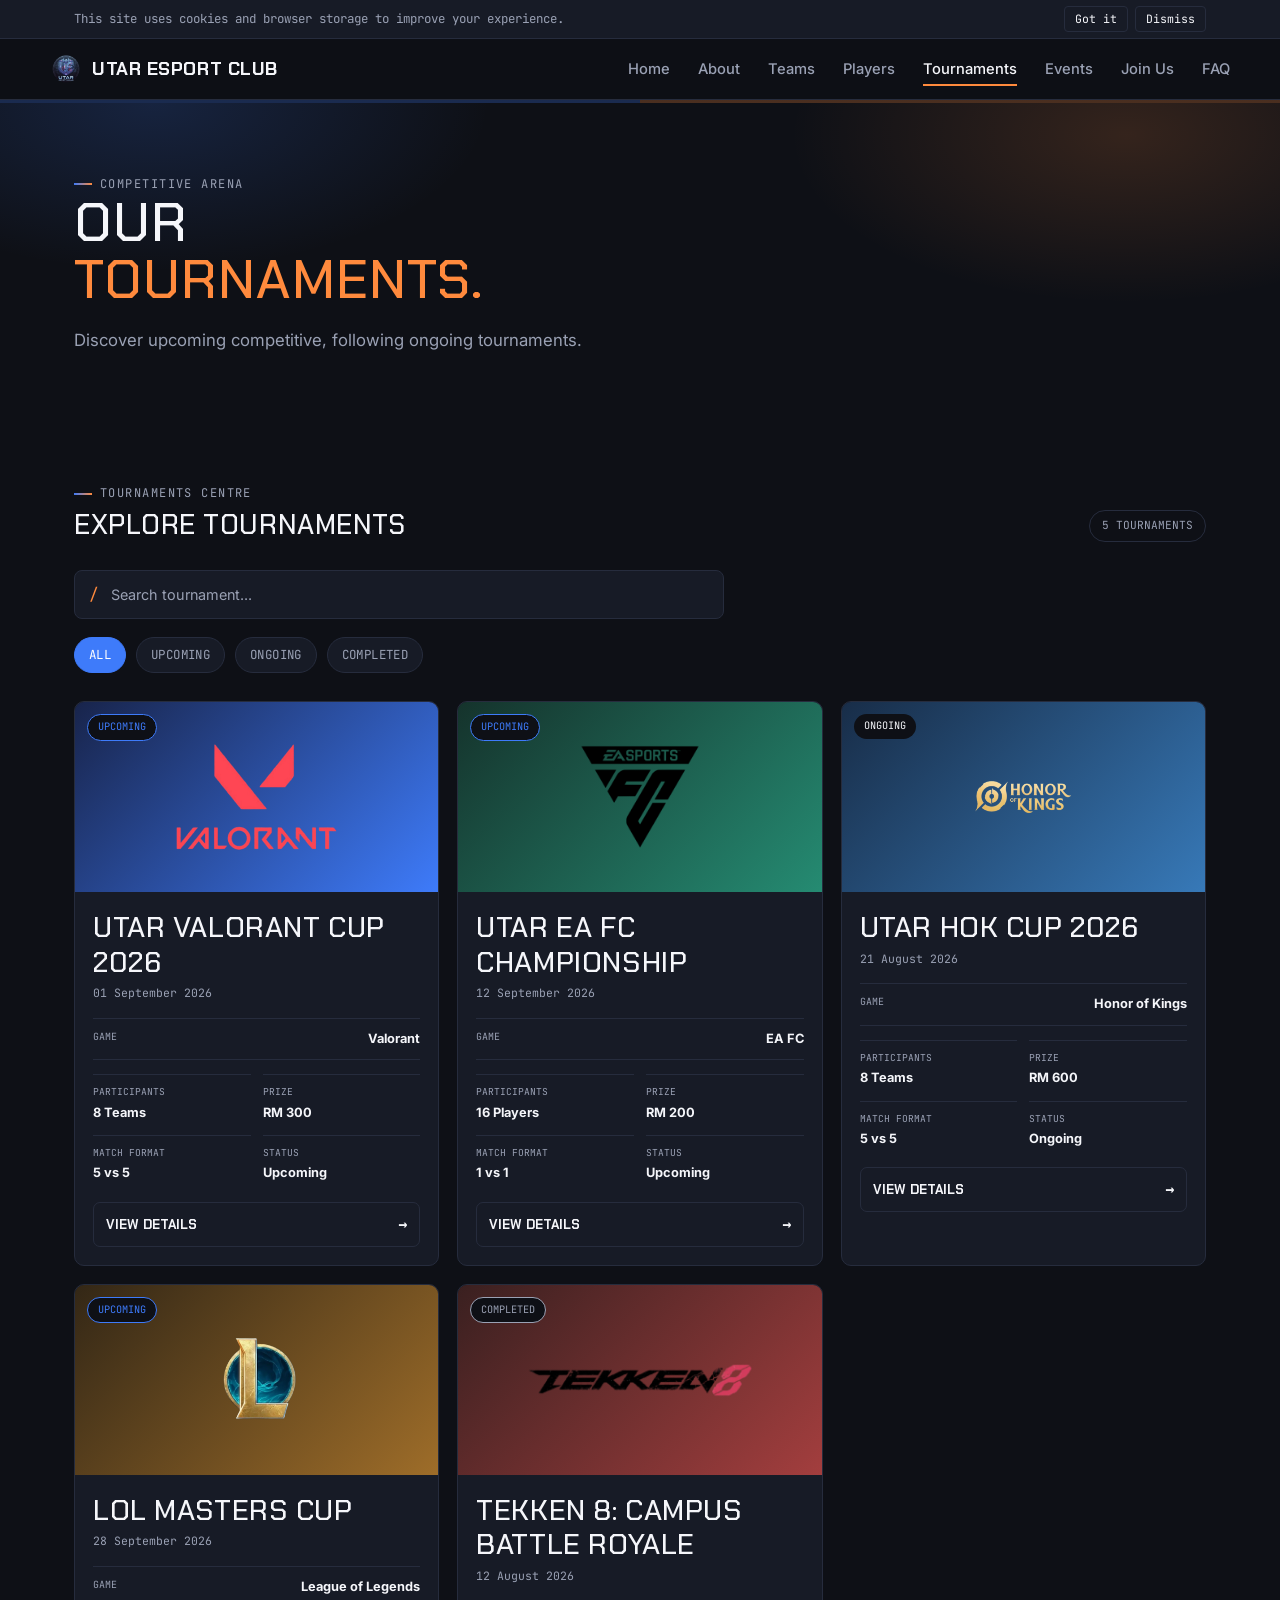
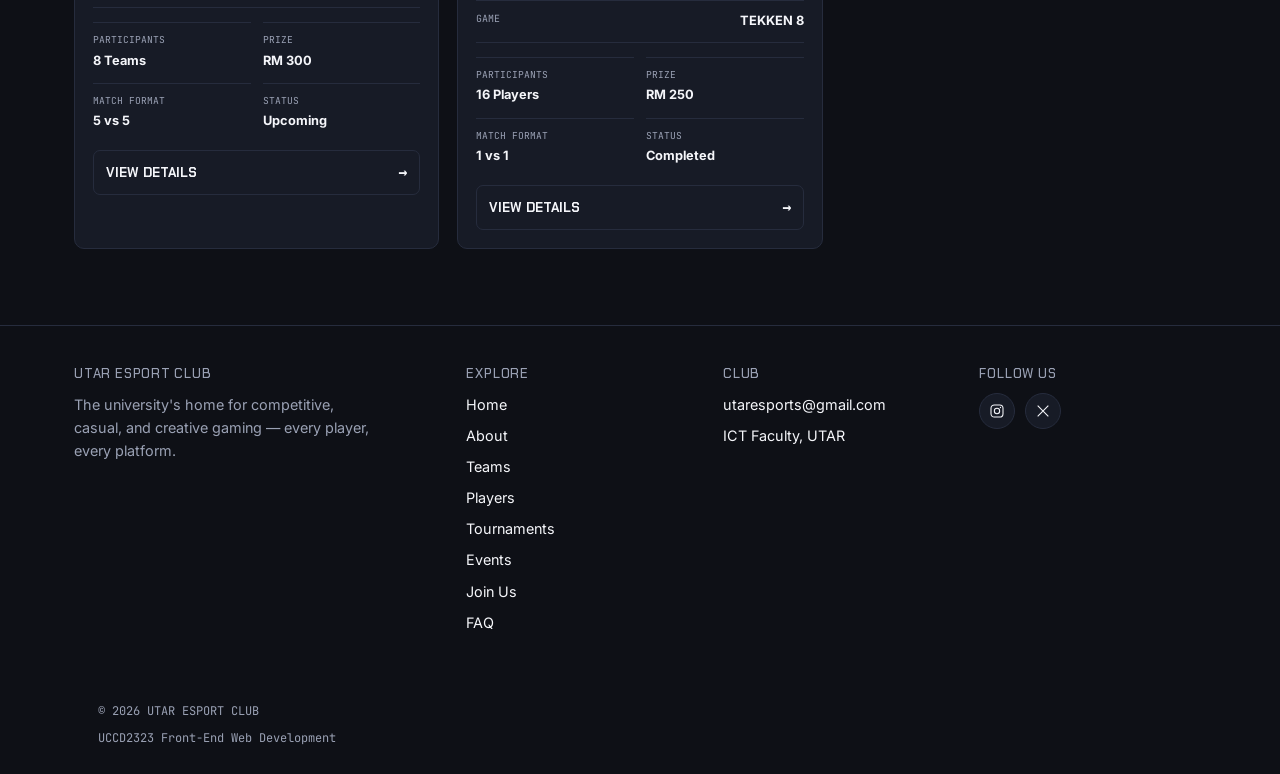
<file: tournaments.html>
<!DOCTYPE html>

<html lang = "en">

<head>
    <meta charset="UTF-8">

    <meta
        name="viewport"
        content="width=device-width, initial-scale=1.0">

    <meta
        name="description"
        content="Tournaments of UTAR Esport Club.">

    <!--Favicon-->

   <link
        rel="icon"
        href="assets/favicon.ico"
        sizes="any">

    <link
        rel="icon"
        type="image/png"
        sizes="16x16"
        href="assets/favicon-16.png">

    <link
        rel="icon"
        type="image/png"
        sizes="32x32"
        href="assets/favicon-32.png">

    <link
        rel="icon"
        type="image/png"
        sizes="512x512"
        href="assets/favicon-512.png">

    <link
        rel="apple-touch-icon"
        sizes="180x180"
        href="assets/apple-touch-icon.png">

    <title>Tournaments - UTAR Esport Club</title>

    <link
        href="https://cdn.jsdelivr.net/npm/bootstrap@5.3.3/dist/css/bootstrap.min.css"
        rel="stylesheet">


    <link
        rel="stylesheet"
        href="css/style.css">


    <link
        rel="stylesheet"
        href="css/tournament.css">

</head>

<body>
    <!-- COOKIE -->

<div
    class="topbar"
    id="cookieNotice">

    <div class="container-xl">

        <span>
            This site uses cookies and browser storage
            to improve your experience.
        </span>

        <div class="cookie-buttons">

            <button id="cookieAccept">
                Got it
            </button>

            <button id="cookieDismiss">
                Dismiss
            </button>

        </div>

    </div>

</div>

<!-- NAVIGATION -->

<header class="site-header">

    <div class="container-xl nav-row">


        <a
            href="index.html"
            class="brand">

            <img
                src="assets/logo.png"
                alt="UTAR Esport Club Logo"
                class="club-logo">

            <span>
                UTAR ESPORT CLUB
            </span>

        </a>


        <span
            class="welcome-pill"
            id="welcomePill">
        </span>


        <button
            class="nav-toggle"
            aria-label="Toggle navigation"
            aria-expanded="false">

            ☰

        </button>


        <ul class="nav-links">

            <li>
                <a href="index.html">
                    Home
                </a>
            </li>

            <li>
                <a 
                    href="about.html">
                    About
                </a>
            </li>

            <li>
                <a
                    href="teams.html">
                    Teams
                </a>
            </li>

            <li>
                <a 
                    href="players.html">
                    Players
                </a>
            </li>

            <li>
                <a 
                    href="tournaments.html"
                    class="active">
                    Tournaments
                </a>
            </li>

            <li>
                <a 
                    href="events.html">
                    Events
                </a>
            </li>

            <li>
                <a 
                    href="join-us.html">
                    Join Us
                </a>
            </li>

            <li>
                <a 
                    href="faq.html">
                    FAQ
                </a>
            </li>

        </ul>

    </div>

</header>


<hr class="split-rule">

<!--HERO-->

<section class="hero tournaments-hero">

    <div class="container-xl hero-inner">

        <span class="eyebrow">
            Competitive Arena
        </span>


        <h1>

            OUR

            <br>

            <span class="accent">
                TOURNAMENTS.
            </span>

        </h1>


        <p class="lede">

            Discover upcoming competitive,
            following ongoing tournaments.
        
        </p>

    </div>

</section>

<!-- TOURNAMENT -->

<section class="tournament-section">

    <div class="container-xl">


        <div class="section-head">

            <div>

                <span class="eyebrow">
                    Tournaments Centre
                </span>

                <h2>
                    Explore Tournaments
                </h2>

            </div>


            <span
                class="tournament-count"
                id="tournamentCount">

                5 TOURNAMENTS

            </span>

        </div>


        <!-- SEARCH -->

        <div class="tournament-search">

            <span>
                /
            </span>

            <input
                type="text"
                id="tournamentSearch"
                placeholder="Search tournament...">

        </div>

         <!-- FILTER -->

        <div class="filter-row">


            <button
                class="chip tournament-filter is-active"
                data-status="all">

                ALL

            </button>


            <button
                class="chip tournament-filter"
                data-status="Upcoming">

                UPCOMING

            </button>


            <button
                class="chip tournament-filter"
                data-status="Ongoing">

                ONGOING

            </button>


            <button
                class="chip tournament-filter"
                data-status="Completed">

                COMPLETED

            </button>

        </div>


        <!-- TOURNAMENT CARDS -->

        <div
            class="tournaments-grid"
            id="tournamentsGrid">
        </div>

        <!--NO RESULT -->
        <div
            class="tournament-empty"
            id="tournamentEmpty">

            <h3>
                No tournament found.
            </h3>

            <p>
                Try another tournament name.
            </p>

        </div>

    </div>

</section>

<!-- TOURNAMENT MODAL -->

<div
    class="tournament-modal-backdrop"
    id="tournamentModal">


    <div class="tournament-modal">

        <button
            class="tournament-modal-close"
            id="modalClose">
        
            CLOSE

        </button>

        <span
            class="eyebrow"
            id="modalStatus">
        
            UPCOMING

        </span>

        <h2
            id="modalTournamentName">
        </h2>

        <p
            class="modal-description"
            id="modalDescription">
        </p>
    
<!-- Tournament Information -->

<div class="modal-info-grid">

     <div>
        <span>
            GAME
        </span>

        <strong
            id="modalGame">
        </strong>

    </div>

    <div>
        <span>
            DATE
        </span>

        <strong
            id="modalDate">
        </strong>
    </div>

    <div>
        <span>
            PARTICIPANTS
        </span>

        <strong
            id="modalParticipants">
        </strong>
    </div>

    <div>
        <span>
            MATCH FORMAT
        </span>

        <strong
            id="modalFormat">
        </strong>
    </div>

    <div>
        <span>
                PRIZE
        </span>

        <strong
            id="modalPrize">
        </strong>

    </div>

        <div>
            <span>
                STATUS
            </span>

            <strong
                id="modalStatusDetail">
            </strong>
        </div>

    </div>

    <div class="modal-actions">

        <button
            class="btn btn-outline"
            id="modalCloseButton">

            CLOSE
            
        </button>

    </div>

    </div> <!-- closes tournament-modal -->

    </div> <!-- closes tournament-modal-backdrop -->

     <!-- =================================================
             FOOTER
        ================================================== -->

     <footer class="footer">

        <div class="container-xl footer-grid">

             <!-- =================================================
             CLUB
        ================================================== -->


            <div>

                <h4>
                    UTAR ESPORT CLUB
                </h4>

                <p
                    style="
                        color:var(--text-lo);
                        max-width:34ch;
                        font-size:0.9rem;
                    ">

                    The university's home for competitive,
                    casual, and creative gaming —
                    every player, every platform.

                </p>

        </div>

        <!-- EXPLORE -->

        <div>
             <h4>
                EXPLORE
            </h4>

            <ul>

                <li>
                    <a href="index.html">
                        Home
                    </a>
                </li>

                <li>
                    <a href="about.html">
                        About
                    </a>
                </li>

                <li>
                    <a href="teams.html">
                        Teams
                    </a>
                </li>

                <li>
                    <a href="players.html">
                        Players
                    </a>
                </li>

                <li>
                    <a href="tournaments.html">
                        Tournaments
                    </a>
                </li>

                <li>
                    <a href="events.html">
                        Events
                    </a>
                </li>

                <li>
                    <a href="join-us.html">
                        Join Us
                    </a>
                </li>

                <li>
                    <a href="faq.html">
                        FAQ
                    </a>
                </li>

            </ul>

        </div>

        <!-- =================================================
             CLUB CONTACT
        ================================================== -->

        <div>

            <h4>
                CLUB
            </h4>

            <ul>

                <li>
                    utaresports@gmail.com
                </li>

                <li>
                    ICT Faculty, UTAR
                </li>

            </ul>

        </div>



        <!-- =================================================
             FOLLOW US
        ================================================== -->

<div>

    <h4>
        FOLLOW US
    </h4>


    <div class="social-row">


        <!-- Instagram -->

        <a
            class="social-icon"
            href="https://www.instagram.com/utar.esports/"
            target="_blank"
            rel="noopener noreferrer"
            title="Instagram"
            aria-label="Instagram">

            <svg
                viewBox="0 0 24 24"
                stroke-width="1.6">

                <rect
                    x="3"
                    y="3"
                    width="18"
                    height="18"
                    rx="5">
                </rect>

                <circle
                    cx="12"
                    cy="12"
                    r="4">
                </circle>

                <circle
                    cx="17.2"
                    cy="6.8"
                    r="1"
                    fill="currentColor"
                    stroke="none">
                </circle>

            </svg>

        </a>



        <!-- X / Twitter -->

        <a
            class="social-icon"
            href="https://x.com/utaresports"
            target="_blank"
            rel="noopener noreferrer"
            title="X"
            aria-label="X">

            <svg
                viewBox="0 0 24 24"
                stroke-width="1.6">

                <path
                    d="m4 4 16 16M20 4 4 20">
                </path>

            </svg>

        </a>


    </div>

</div>


    



    <!-- =====================================================
         FOOTER BOTTOM
    ====================================================== -->

    <div class="container-xl bottom">


        <span>

            © 2026 UTAR ESPORT CLUB

        </span>


        <span>

            UCCD2323 Front-End Web Development

        </span>


    </div>


</footer>


<script
    src="https://cdn.jsdelivr.net/npm/bootstrap@5.3.3/dist/js/bootstrap.bundle.min.js">
</script>


<script
    src="https://code.jquery.com/jquery-3.7.1.min.js">
</script>

<script src="js/script.js"></script>
<script src="js/tournaments.js"></script>

</body>

</html>
</file>
<file: css/style.css>
/* =========================================================
   NEXUS ARENA — E-Sports Club
   Design tokens: "scoreboard split" system
   ========================================================= */

@import url('https://fonts.googleapis.com/css2?family=Chakra+Petch:wght@500;600;700&family=Inter:wght@400;500;600&family=JetBrains+Mono:wght@400;600&display=swap');

:root {
  --ink-900: #0e1016;
  --ink-800: #171b26;
  --ink-750: #1d2233;
  --ink-700: #262c3d;
  --blue: #3e7bfa;
  --blue-dim: #2a4d99;
  --amber: #ff8a3d;
  --amber-dim: #a35a28;
  --green: #35d07f;
  --text-hi: #f5f6fa;
  --text-lo: #9aa1b4;
  --radius: 10px;
  --font-display: 'Chakra Petch', sans-serif;
  --font-body: 'Inter', sans-serif;
  --font-mono: 'JetBrains Mono', monospace;
}

* {
  box-sizing: border-box;
}

html {
  scroll-behavior: smooth;
}

body {
  margin: 0;
  background: var(--ink-900);
  color: var(--text-hi);
  font-family: var(--font-body);
  line-height: 1.6;
  -webkit-font-smoothing: antialiased;
}

img {
  max-width: 100%;
  display: block;
}

a {
  color: inherit;
  text-decoration: none;
}

h1,
h2,
h3,
h4 {
  font-family: var(--font-display);
  text-transform: uppercase;
  letter-spacing: 0.02em;
  margin: 0 0 0.5em;
}

.mono {
  font-family: var(--font-mono);
}

.container-xl {
  width: 100%;
  max-width: 1180px;
  margin: 0 auto;
  padding: 0 24px;
}

/* Focus visibility */

a:focus-visible,
button:focus-visible,
input:focus-visible,
select:focus-visible,
textarea:focus-visible {
  outline: 2px solid var(--amber);
  outline-offset: 3px;
}


/* ---------- Split-side signature motif ---------- */

.split-rule {
  height: 3px;
  width: 100%;
  background: linear-gradient(
    90deg,
    var(--blue) 0 50%,
    var(--amber) 50% 100%
  );
  border: 0;
  margin: 0;
}

.eyebrow {
  display: inline-flex;
  align-items: center;
  gap: 8px;
  font-family: var(--font-mono);
  font-size: 0.75rem;
  letter-spacing: 0.12em;
  text-transform: uppercase;
  color: var(--text-lo);
}

.eyebrow::before {
  content: "";
  width: 18px;
  height: 2px;
  background: linear-gradient(
    90deg,
    var(--blue),
    var(--amber)
  );
}


/* ---------- Top bar / cookie notice ---------- */

.topbar {
  background: var(--ink-800);
  border-bottom: 1px solid var(--ink-700);
  font-family: var(--font-mono);
  font-size: 0.78rem;
  color: var(--text-lo);
  padding: 6px 0;
  display: none;
}

.topbar.is-visible {
  display: block;
}

.topbar .container-xl {
  display: flex;
  justify-content: space-between;
  align-items: center;
  gap: 12px;
  flex-wrap: wrap;
}

.topbar button {
  background: none;
  border: 1px solid var(--ink-700);
  color: var(--text-hi);
  font-family: var(--font-mono);
  font-size: 0.72rem;
  padding: 3px 10px;
  border-radius: 4px;
  cursor: pointer;
}

.topbar button:hover {
  border-color: var(--amber);
  color: var(--amber);
}


/* ---------- Nav ---------- */

header.site-header {
  position: sticky;
  top: 0;
  z-index: 40;
  background: rgba(14,16,22,0.92);
  backdrop-filter: blur(8px);
  border-bottom: 1px solid var(--ink-700);
}

.nav-row {
  display: flex;
  align-items: center;
  justify-content: space-between;
  padding: 14px 0;
}

.brand {
  display: flex;
  align-items: center;
  gap: 10px;
  font-family: var(--font-display);
  font-weight: 700;
  font-size: 1.15rem;
  letter-spacing: 0.03em;
}

.brand-mark {
  width: 32px;
  height: 32px;
  border-radius: 6px;
  background: linear-gradient(
    135deg,
    var(--blue),
    var(--amber)
  );
  display: flex;
  align-items: center;
  justify-content: center;
  font-size: 0.85rem;
  color: var(--ink-900);
  font-weight: 700;
}


/* =========================================================
   LOGO FIX
   ONLY affects the logo in the navigation bar
========================================================= */

.brand-logo,
.club-logo {
  width: 32px !important;
  height: 32px !important;
  max-width: 32px !important;
  max-height: 32px !important;
  object-fit: contain;
  display: block;
  flex-shrink: 0;
}


/* ---------- Navigation links ---------- */

.nav-links {
  display: flex;
  gap: 28px;
  list-style: none;
  margin: 0;
  padding: 0;
  font-size: 0.92rem;
  font-weight: 500;
}

.nav-links a {
  color: var(--text-lo);
  padding: 6px 0;
  border-bottom: 2px solid transparent;
  transition:
    color .15s,
    border-color .15s;
}

.nav-links a:hover,
.nav-links a.active {
  color: var(--text-hi);
  border-color: var(--amber);
}

.nav-toggle {
  display: none;
  background: none;
  border: 1px solid var(--ink-700);
  border-radius: 6px;
  color: var(--text-hi);
  padding: 8px 10px;
  cursor: pointer;
}

.welcome-pill {
  font-family: var(--font-mono);
  font-size: 0.75rem;
  color: var(--green);
  border: 1px solid var(--green);
  border-radius: 20px;
  padding: 4px 12px;
  display: none;
}

.welcome-pill.is-visible {
  display: inline-block;
}

@media (max-width: 860px) {

  .nav-links {
    position: absolute;
    top: 100%;
    left: 0;
    right: 0;
    background: var(--ink-800);
    flex-direction: column;
    gap: 0;
    border-bottom: 1px solid var(--ink-700);
    max-height: 0;
    overflow: hidden;
    transition: max-height .25s ease;
  }

  .nav-links.is-open {
    max-height: 320px;
  }

  .nav-links li {
    padding: 12px 24px;
    border-top: 1px solid var(--ink-700);
  }

  .nav-toggle {
    display: inline-block;
  }

}


/* ---------- Hero ---------- */

.hero {
  padding: 64px 0 40px;
  position: relative;
  overflow: hidden;
}

.hero::before {
  content: "";
  position: absolute;
  inset: 0;
  background:
    radial-gradient(
      560px 280px at 12% 0%,
      rgba(62,123,250,0.18),
      transparent 60%
    ),
    radial-gradient(
      560px 280px at 88% 10%,
      rgba(255,138,61,0.16),
      transparent 60%
    );
  pointer-events: none;
}

.hero-inner {
  position: relative;
  z-index: 1;
}

.hero h1 {
  font-size: clamp(
    2.1rem,
    4.6vw,
    3.4rem
  );
  line-height: 1.05;
  max-width: 14ch;
  margin-bottom: 0.35em;
}

.hero h1 .accent {
  color: var(--amber);
}

.hero p.lede {
  color: var(--text-lo);
  max-width: 52ch;
  font-size: 1.05rem;
  margin-bottom: 1.6em;
}


/* ---------- Buttons ---------- */

.btn {
  display: inline-flex;
  align-items: center;
  gap: 8px;
  font-family: var(--font-display);
  font-weight: 600;
  letter-spacing: 0.02em;
  text-transform: uppercase;
  font-size: 0.85rem;
  padding: 12px 22px;
  border-radius: 6px;
  border: 1px solid transparent;
  cursor: pointer;
  transition:
    transform .12s ease,
    box-shadow .12s ease;
}

.btn:hover {
  transform: translateY(-1px);
}

.btn-primary {
  background: var(--blue);
  color: #fff;
  box-shadow:
    0 6px 20px -8px
    rgba(62,123,250,0.7);
}

.btn-primary:hover {
  background: #5a8dfb;
}

.btn-outline {
  background: transparent;
  border-color: var(--ink-700);
  color: var(--text-hi);
}

.btn-outline:hover {
  border-color: var(--amber);
  color: var(--amber);
}

.btn-ghost {
  background: transparent;
  border: none;
  color: var(--text-lo);
  text-decoration: underline;
}


/* ---------- Section shell ---------- */

section {
  padding: 56px 0;
}

.section-head {
  display: flex;
  align-items: flex-end;
  justify-content: space-between;
  gap: 20px;
  margin-bottom: 28px;
  flex-wrap: wrap;
}

.section-head h2 {
  font-size: 1.7rem;
  margin: 0.2em 0 0;
}


/* ---------- Filter chips ---------- */

.filter-row {
  display: flex;
  gap: 10px;
  flex-wrap: wrap;
  margin-bottom: 28px;
}

.chip {
  font-family: var(--font-mono);
  font-size: 0.78rem;
  letter-spacing: 0.03em;
  padding: 7px 14px;
  border-radius: 20px;
  border: 1px solid var(--ink-700);
  background: var(--ink-800);
  color: var(--text-lo);
  cursor: pointer;
  transition: all .15s ease;
}

.chip:hover {
  color: var(--text-hi);
  border-color: var(--text-lo);
}

.chip.is-active {
  background: var(--blue);
  border-color: var(--blue);
  color: #fff;
}


/* ---------- Gallery ticket cards ---------- */

.gallery-grid {
  display: grid;
  grid-template-columns:
    repeat(
      auto-fill,
      minmax(260px, 1fr)
    );
  gap: 22px;
}

.ticket {
  background: var(--ink-800);
  border: 1px solid var(--ink-700);
  border-radius: var(--radius);
  overflow: hidden;
  cursor: pointer;
  transition:
    transform .15s ease,
    border-color .15s ease;
  display: flex;
  flex-direction: column;
}

.ticket:hover {
  transform: translateY(-4px);
  border-color: var(--blue);
}

.ticket-art {
  height: 150px;
  position: relative;
  display: flex;
  align-items: center;
  justify-content: center;
}

.ticket-art svg {
  width: 56px;
  height: 56px;
  opacity: 0.9;
}

.ticket-tag {
  position: absolute;
  top: 10px;
  left: 10px;
  font-family: var(--font-mono);
  font-size: 0.68rem;
  letter-spacing: 0.05em;
  background: rgba(14,16,22,0.55);
  border: 1px solid rgba(
    255,
    255,
    255,
    0.15
  );
  padding: 3px 9px;
  border-radius: 20px;
  text-transform: uppercase;
}

.ticket-stub {
  border-top: 1px dashed var(--ink-700);
  padding: 14px 16px 16px;
  position: relative;
}

.ticket-stub::before,
.ticket-stub::after {
  content: "";
  position: absolute;
  top: -8px;
  width: 16px;
  height: 16px;
  background: var(--ink-900);
  border-radius: 50%;
}

.ticket-stub::before {
  left: -8px;
}

.ticket-stub::after {
  right: -8px;
}

.ticket-stub h3 {
  font-size: 1rem;
  margin-bottom: 2px;
}

.ticket-stub .meta {
  font-family: var(--font-mono);
  font-size: 0.74rem;
  color: var(--text-lo);
}


/* ---------- Recently viewed strip ---------- */

.recent-strip {
  border: 1px dashed var(--ink-700);
  border-radius: var(--radius);
  padding: 14px 18px;
  margin-bottom: 30px;
  display: none;
  align-items: center;
  gap: 14px;
  flex-wrap: wrap;
  font-family: var(--font-mono);
  font-size: 0.8rem;
  color: var(--text-lo);
}

.recent-strip.is-visible {
  display: flex;
}

.recent-strip strong {
  color: var(--text-hi);
}

.recent-tags {
  display: flex;
  gap: 8px;
  flex-wrap: wrap;
}

.recent-tags span {
  background: var(--ink-800);
  border: 1px solid var(--ink-700);
  padding: 3px 10px;
  border-radius: 20px;
}


/* ---------- Lightbox modal ---------- */

.lightbox-backdrop {
  position: fixed;
  inset: 0;
  background: rgba(
    6,
    7,
    10,
    0.82
  );
  display: none;
  align-items: center;
  justify-content: center;
  z-index: 100;
  padding: 24px;
}

.lightbox-backdrop.is-open {
  display: flex;
}

.lightbox-card {
  background: var(--ink-800);
  border: 1px solid var(--ink-700);
  border-radius: var(--radius);
  max-width: 560px;
  width: 100%;
  overflow: hidden;
}

.lightbox-art {
  height: 220px;
  display: flex;
  align-items: center;
  justify-content: center;
}

.lightbox-art svg {
  width: 90px;
  height: 90px;
}

.lightbox-body {
  padding: 20px 22px 24px;
}

.lightbox-body .meta {
  font-family: var(--font-mono);
  font-size: 0.78rem;
  color: var(--text-lo);
  margin-bottom: 6px;
}

.lightbox-body p {
  color: var(--text-lo);
  margin: 10px 0 0;
  font-size: 0.92rem;
}

.lightbox-close {
  float: right;
  background: none;
  border: 1px solid var(--ink-700);
  color: var(--text-hi);
  border-radius: 6px;
  padding: 4px 10px;
  cursor: pointer;
  font-family: var(--font-mono);
}

.lightbox-close:hover {
  border-color: var(--amber);
  color: var(--amber);
}


/* ---------- Division / lane cards ---------- */

.lane-grid {
  display: grid;
  grid-template-columns:
    repeat(
      auto-fit,
      minmax(240px, 1fr)
    );
  gap: 20px;
}

.lane-card {
  background: var(--ink-800);
  border: 2px solid var(--ink-700);
  border-radius: var(--radius);
  padding: 22px;
  cursor: pointer;
  transition:
    border-color .15s,
    background .15s;
  position: relative;
}

.lane-card:hover {
  border-color: var(--text-lo);
}

.lane-card.is-selected {
  border-color: var(--blue);
  background: var(--ink-750);
}

.lane-card.is-selected::after {
  content: "SELECTED";
  position: absolute;
  top: 14px;
  right: 14px;
  font-family: var(--font-mono);
  font-size: 0.65rem;
  color: var(--blue);
  letter-spacing: 0.05em;
}

.lane-card h3 {
  font-size: 1.05rem;
  margin-bottom: 6px;
}

.lane-card p {
  color: var(--text-lo);
  font-size: 0.88rem;
  margin: 0;
}

.lane-card .lane-icon {
  width: 30px;
  height: 30px;
  margin-bottom: 14px;
}


/* ---------- Stepper ---------- */

.stepper {
  display: flex;
  gap: 8px;
  margin-bottom: 30px;
}

.stepper .dot {
  flex: 1;
  height: 4px;
  background: var(--ink-700);
  border-radius: 2px;
  overflow: hidden;
}

.stepper .dot span {
  display: block;
  height: 100%;
  width: 0;
  background: var(--blue);
  transition: width .2s ease;
}

.stepper .dot.is-done span,
.stepper .dot.is-active span {
  width: 100%;
}

.stepper .dot.is-active span {
  background: var(--amber);
}


/* ---------- Form ---------- */

.form-panel {
  background: var(--ink-800);
  border: 1px solid var(--ink-700);
  border-radius: var(--radius);
  padding: 28px;
  max-width: 640px;
}

.form-panel h3 {
  font-size: 1.15rem;
  margin-bottom: 4px;
}

.form-panel .step-hint {
  color: var(--text-lo);
  font-size: 0.86rem;
  margin-bottom: 22px;
}

.field {
  margin-bottom: 18px;
}

.field label {
  display: block;
  font-family: var(--font-mono);
  font-size: 0.76rem;
  letter-spacing: 0.03em;
  text-transform: uppercase;
  color: var(--text-lo);
  margin-bottom: 6px;
}

.field input,
.field select,
.field textarea {
  width: 100%;
  background: var(--ink-900);
  border: 1px solid var(--ink-700);
  border-radius: 6px;
  color: var(--text-hi);
  font-family: var(--font-body);
  font-size: 0.94rem;
  padding: 11px 13px;
}

.field input:focus,
.field select:focus,
.field textarea:focus {
  border-color: var(--blue);
}

.field-row {
  display: grid;
  grid-template-columns: 1fr 1fr;
  gap: 14px;
}

@media (max-width: 560px) {
  .field-row {
    grid-template-columns: 1fr;
  }
}

.field .hint {
  font-size: 0.78rem;
  color: var(--text-lo);
  margin-top: 5px;
}

.field .error {
  font-size: 0.78rem;
  color: var(--amber);
  margin-top: 5px;
  display: none;
}

.field.has-error input,
.field.has-error select {
  border-color: var(--amber);
}

.field.has-error .error {
  display: block;
}

.check-row {
  display: flex;
  align-items: flex-start;
  gap: 10px;
  font-size: 0.85rem;
  color: var(--text-lo);
}

.check-row input {
  width: auto;
  margin-top: 3px;
}

.form-actions {
  display: flex;
  justify-content: space-between;
  margin-top: 24px;
  gap: 10px;
}


/* ---------- Summary ---------- */

.summary-list {
  list-style: none;
  margin: 0 0 20px;
  padding: 0;
  font-size: 0.92rem;
}

.summary-list li {
  display: flex;
  justify-content: space-between;
  padding: 9px 0;
  border-bottom: 1px solid var(--ink-700);
}

.summary-list li span:first-child {
  color: var(--text-lo);
  font-family: var(--font-mono);
  font-size: 0.78rem;
  text-transform: uppercase;
}


/* ---------- Confirmation ---------- */

.confirm-box {
  text-align: center;
  padding: 20px 0;
}

.confirm-box .check-badge {
  width: 56px;
  height: 56px;
  border-radius: 50%;
  background: rgba(
    53,
    208,
    127,
    0.12
  );
  border: 1px solid var(--green);
  display: flex;
  align-items: center;
  justify-content: center;
  margin: 0 auto 16px;
}

.confirm-box .id-tag {
  font-family: var(--font-mono);
  color: var(--amber);
  font-size: 1rem;
  margin: 10px 0 4px;
}


/* ---------- Draft banner ---------- */

.draft-banner {
  display: none;
  align-items: center;
  justify-content: space-between;
  gap: 12px;
  flex-wrap: wrap;
  background: var(--ink-750);
  border: 1px solid var(--blue-dim);
  border-radius: var(--radius);
  padding: 12px 18px;
  margin-bottom: 20px;
  font-size: 0.86rem;
  color: var(--text-lo);
}

.draft-banner.is-visible {
  display: flex;
}

.draft-banner strong {
  color: var(--text-hi);
}


/* ---------- Trivia widget ---------- */

.trivia-card {
  background: var(--ink-800);
  border: 1px solid var(--ink-700);
  border-radius: var(--radius);
  padding: 24px 26px 22px;
  max-width: 760px;
  margin-bottom: 46px;
}

.trivia-head {
  display: flex;
  align-items: center;
  justify-content: space-between;
  gap: 12px;
  margin-bottom: 10px;
}

.trivia-card h3 {
  font-size: 1.1rem;
  margin: 0 0 14px;
}

.trivia-question {
  font-size: 1rem;
  color: var(--text-hi);
  min-height: 1.6em;
  margin-bottom: 16px;
}

.trivia-options {
  display: grid;
  grid-template-columns: 1fr 1fr;
  gap: 10px;
  margin-bottom: 14px;
}

@media (max-width: 560px) {
  .trivia-options {
    grid-template-columns: 1fr;
  }
}

.trivia-option {
  text-align: left;
  background: var(--ink-900);
  border: 1px solid var(--ink-700);
  border-radius: 8px;
  color: var(--text-hi);
  font-family: var(--font-body);
  font-size: 0.9rem;
  padding: 11px 14px;
  cursor: pointer;
  transition:
    border-color .12s ease,
    background .12s ease;
}

.trivia-option:hover:not(:disabled) {
  border-color: var(--blue);
}

.trivia-option:disabled {
  cursor: default;
}

.trivia-option.is-correct {
  border-color: var(--green);
  background: rgba(
    53,
    208,
    127,
    0.1
  );
}

.trivia-option.is-wrong {
  border-color: var(--amber);
  background: rgba(
    255,
    138,
    61,
    0.1
  );
}

.trivia-footer {
  display: flex;
  align-items: center;
  justify-content: space-between;
  gap: 12px;
  flex-wrap: wrap;
}

.trivia-feedback {
  font-family: var(--font-mono);
  font-size: 0.82rem;
  color: var(--text-lo);
}


/* ---------- FAQ accordion ---------- */

.faq-group-title {
  font-size: 0.8rem;
  letter-spacing: 0.08em;
  color: var(--amber);
  margin: 28px 0 10px;
  padding-top: 4px;
}

.faq-group-title:first-child {
  margin-top: 0;
}

.faq-list {
  display: flex;
  flex-direction: column;
  gap: 10px;
  max-width: 760px;
}

.faq-item {
  background: var(--ink-800);
  border: 1px solid var(--ink-700);
  border-radius: var(--radius);
  overflow: hidden;
}

.faq-q {
  width: 100%;
  text-align: left;
  background: none;
  border: none;
  cursor: pointer;
  color: var(--text-hi);
  font-family: var(--font-body);
  font-weight: 600;
  font-size: 0.98rem;
  padding: 16px 18px;
  display: flex;
  align-items: center;
  justify-content: space-between;
  gap: 12px;
}

.faq-caret {
  color: var(--amber);
  font-family: var(--font-mono);
  transition: transform .15s ease;
}

.faq-item.is-open .faq-caret {
  transform: rotate(45deg);
}

.faq-a {
  max-height: 0;
  overflow: hidden;
  transition: max-height .2s ease;
}

.faq-item.is-open .faq-a {
  max-height: 220px;
}

.faq-a p {
  margin: 0;
  padding: 0 18px 18px;
  color: var(--text-lo);
  font-size: 0.92rem;
}


/* ---------- Social icons ---------- */

.social-row {
  display: flex;
  gap: 10px;
  margin-top: 4px;
}

.social-icon {
  width: 36px;
  height: 36px;
  border-radius: 50%;
  border: 1px solid var(--ink-700);
  background: var(--ink-800);
  display: flex;
  align-items: center;
  justify-content: center;
  transition:
    border-color .15s ease,
    transform .15s ease;
}

.social-icon:hover {
  border-color: var(--amber);
  transform: translateY(-2px);
}

.social-icon svg {
  width: 16px;
  height: 16px;
  stroke: var(--text-hi);
  fill: none;
}


/* ---------- Footer ---------- */

.footer {
  border-top: 1px solid var(--ink-700);
  padding: 40px 0 26px;
  margin-top: 20px;
}

.footer-grid {
  display: grid;
  grid-template-columns:
    1.6fr 1fr 1fr 1fr;
  gap: 30px;
}

@media (max-width: 700px) {
  .footer-grid {
    grid-template-columns: 1fr;
  }
}

.footer h4 {
  font-size: 0.82rem;
  color: var(--text-lo);
  letter-spacing: 0.06em;
  margin-bottom: 12px;
}

.footer ul {
  list-style: none;
  margin: 0;
  padding: 0;
}

.footer li {
  margin-bottom: 8px;
  font-size: 0.9rem;
}

.footer .bottom {
  margin-top: 30px;
  font-family: var(--font-mono);
  font-size: 0.75rem;
  color: var(--text-lo);
  display: flex;
  justify-content: space-between;
  flex-wrap: wrap;
  gap: 8px;
}


/* ---------- Live badge ---------- */

.badge-live {
  display: inline-flex;
  align-items: center;
  gap: 6px;
  font-family: var(--font-mono);
  font-size: 0.7rem;
  color: var(--green);
  border: 1px solid var(--green);
  border-radius: 20px;
  padding: 3px 10px;
}

.badge-live::before {
  content: "";
  width: 6px;
  height: 6px;
  border-radius: 50%;
  background: var(--green);
}


/* ---------- Reduced motion ---------- */

@media (prefers-reduced-motion: reduce) {

  * {
    transition: none !important;
    animation: none !important;
  }

}
</file>
<file: css/event.css>
/* =========================================================
   EVENT PAGE
========================================================= */


/* =========================================================
   EVENT COUNT
========================================================= */

.event-count {

    color: var(--text-lo);

    border: 1px solid var(--ink-700);

    border-radius: 20px;

    padding: 6px 12px;

    font-family: var(--font-mono);

    font-size: 0.7rem;

}


/* =========================================================
   SEARCH
========================================================= */

.event-search {

    width: min(650px, 100%);

    display: flex;

    align-items: center;

    gap: 10px;

    background: var(--ink-800);

    border: 1px solid var(--ink-700);

    border-radius: 8px;

    padding: 11px 14px;

    margin-bottom: 18px;

}


.event-search:focus-within {

    border-color: var(--blue);

}


.event-search span {

    color: var(--amber);

    font-family: var(--font-mono);

}


.event-search input {

    width: 100%;

    background: transparent;

    border: none;

    outline: none;

    color: var(--text-hi);

    font-family: var(--font-body);

}


.event-search input::placeholder {

    color: var(--text-lo);

}


/* =========================================================
   FILTER
========================================================= */

.filter-row {

    display: flex;

    flex-wrap: wrap;

    gap: 10px;

    margin-bottom: 28px;

}


.event-filter {

    cursor: pointer;

}


.event-filter.is-active {

    background: var(--blue);

    border-color: var(--blue);

    color: var(--text-hi);

}


/* =========================================================
   EVENT LIST
========================================================= */

.events-grid {

    display: flex;

    flex-direction: column;

    gap: 24px;

}


/* =========================================================
   EVENT CARD
========================================================= */

.event-card {
    width: 100%;

    display: grid;

    grid-template-columns:
        450px
        minmax(0, 1fr);

    background: var(--ink-800);

    border: 1px solid var(--ink-700);

    border-radius: 12px;

    overflow: hidden;

    box-shadow:
        0 8px 24px
        rgba(0, 0, 0, 0.18);

    transition:
        transform 0.2s ease,
        border-color 0.2s ease;

}


.event-card:hover {

    transform: translateY(-3px);

    border-color: var(--blue);

}


/* =========================================================
   EVENT IMAGE
========================================================= */

.event-image-box {

    width: 100%;

    height: 320px;

    display: flex;

    align-items: center;

    justify-content: center;

    background: var(--ink-900);

    overflow: hidden;

}


.event-image {

    width: 100%;

    height: 100%;

    object-fit: contain;

    padding: 20px;

    display: block;

    transition: transform 0.25s ease;

}


.event-card:hover .event-image {

    transform: scale(1.03);

}


/* =========================================================
   EVENT CONTENT
========================================================= */

.event-card-body {

    padding: 30px;

    display: flex;

    flex-direction: column;

    justify-content: center;

}


/* =========================================================
   EVENT DATE
========================================================= */

.event-date {

    width: fit-content;

    display: inline-block;

    background: var(--blue-dim);

    border: 1px solid var(--blue);
    border-radius: 6px;

    color: var(--text-hi);

    padding: 6px 10px;

    margin-bottom: 10px;

    font-family: var(--font-mono);

    font-size: 0.72rem;

    letter-spacing: 0.05em;

    text-transform: uppercase;

}


/* =========================================================
   EVENT TYPE
========================================================= */

.event-type {

    width: fit-content;

    display: inline-block;

    color: var(--blue);

    font-family: var(--font-mono);

    font-size: 0.68rem;

    letter-spacing: 0.1em;

    text-transform: uppercase;

    margin-bottom: 8px;

}


/* =========================================================
   INTERESTED EVENT STAR
========================================================= */

.event-saved {

    color: var(--amber);

    margin-left: 6px;

}


/* =========================================================
   EVENT TITLE
========================================================= */

.event-card-body h3 {

    color: var(--text-hi);

    font-family: var(--font-display);

    font-size: 1.45rem;

    line-height: 1.3;

    margin: 0 0 16px;

}


/* =========================================================
   EVENT DETAILS
========================================================= */

.event-details {

    color: var(--text-lo);

    font-size: 0.85rem;

    margin-bottom: 20px;

}


.event-details p {

    margin: 7px 0;

    line-height: 1.5;
}


.event-details strong {

    color: var(--text-hi);

}


/* =========================================================
   VIEW DETAILS BUTTON
========================================================= */

.event-view {

    width: 100%;

    display: flex;

    align-items: center;

    justify-content: space-between;

    background: transparent;

    border: 1px solid var(--ink-700);

    border-radius: 7px;

    color: var(--text-hi);

    padding: 12px 14px;

    margin-top: auto;

    font-family: var(--font-display);

    font-size: 0.82rem;

    font-weight: 700;

    cursor: pointer;

    transition:
        color 0.15s ease,
        border-color 0.15s ease,
        background 0.15s ease;

}


.event-view:hover {
    color: var(--amber);

    border-color: var(--amber);

    background:
        rgba(255, 180, 0, 0.03);
}


/* =========================================================
   EMPTY RESULT
========================================================= */

.event-empty {

    display: none;

    text-align: center;

    padding: 60px 20px;

}


.event-empty h3 {

    margin-bottom: 8px;

}


.event-empty p {

    color: var(--text-lo);

    margin: 0;
}


/* =========================================================
   MODAL BACKGROUND
========================================================= */

.event-modal-backdrop {

    position: fixed;

    inset: 0;

    display: none;

    align-items: center;

    justify-content: center;

    background:
        rgba(6, 7, 10, 0.88);

    padding: 20px;

    z-index: 2000;

}


/* Open Modal */

.event-modal-backdrop.is-open {

    display: flex;

}


/* =========================================================
   EVENT MODAL
========================================================= */

.event-modal {

    width: min(700px, 100%);

    max-height: 90vh;

    overflow-y: auto;

    position: relative;

    background: var(--ink-800);

    border: 1px solid var(--ink-700);
    border-radius: var(--radius);

    padding: 28px;

    box-shadow:
        0 20px 50px
        rgba(0, 0, 0, 0.4);

}


/* =========================================================
   MODAL CLOSE BUTTON
========================================================= */

.event-modal-close {

    position: absolute;

    top: 20px;
    right: 20px;

    background: transparent;

    border: 1px solid var(--ink-700);
    border-radius: 5px;

    color: var(--text-lo);

    padding: 5px 10px;

    font-family: var(--font-mono);

    font-size: 0.67rem;

    cursor: pointer;

}


.event-modal-close:hover {

    color: var(--amber);

    border-color: var(--amber);
}


/* =========================================================
   MODAL EVENT TYPE
========================================================= */

.event-modal .eyebrow {

    display: inline-block;

    margin-bottom: 10px;

}


/* =========================================================
   MODAL TITLE
========================================================= */

.event-modal h2 {

    color: var(--text-hi);

    margin: 10px 0;

    padding-right: 110px;

}


/* =========================================================
   MODAL DESCRIPTION
========================================================= */

.modal-description {

    color: var(--text-lo);

    max-width: 60ch;

    line-height: 1.7;

}


/* =========================================================
   MODAL INFORMATION
========================================================= */

.event-modal-info {

    display: grid;

    grid-template-columns:
        repeat(2, minmax(0, 1fr));

    gap: 15px;

    margin: 25px 0;

}


.event-modal-info div {

    background: var(--ink-750);

    border: 1px solid var(--ink-700);
    border-radius: 7px;

    padding: 14px;

}


.event-modal-info span {

    display: block;

    color: var(--text-lo);

    font-family: var(--font-mono);

    font-size: 0.62rem;

    text-transform: uppercase;

    margin-bottom: 5px;

}


.event-modal-info strong {

    color: var(--text-hi);

    font-size: 0.88rem;

}


/* =========================================================
   MODAL BUTTONS
========================================================= */

.modal-actions {

    display: flex;

    gap: 10px;

    flex-wrap: wrap;

}


/* =========================================================
   INTERESTED EVENT MESSAGE
========================================================= */

.event-save-message {

    display: none;

    color: var(--green);

    font-family: var(--font-mono);

    font-size: 0.75rem;

    margin-top: 15px;

}


.event-save-message.removed {

    color: var(--amber);

}


/* =========================================================
   MOBILE
========================================================= */

@media (max-width: 768px) {

    .event-card {

        grid-template-columns: 1fr;

    }

    .event-image-box {

        width: 100%;

        height: 230px;

    }


    .event-image {

        padding: 15px;

    }


    /* Event information */

    .event-card-body {

        padding: 20px;

    }


    .event-card-body h3 {

        font-size: 1.15rem;

    }

    .event-modal-info {

        grid-template-columns: 1fr;

    }


    .event-modal {

        padding: 22px;

    }


    .event-modal h2 {

        padding-right: 0;

        margin-top: 45px;

    }


    /* Modal buttons */

    .modal-actions {

        flex-direction: column;

    }


    .modal-actions .btn {

        width: 100%;
        
    }

}
</file>
<file: css/players.css>
/* =========================================================
   PLAYERS PAGE
========================================================= */

.player-count {

    color: var(--text-lo);

    border:
        1px solid var(--ink-700);

    border-radius: 20px;

    padding: 6px 12px;

    font-family: var(--font-mono);

    font-size: 0.7rem;

}


.player-search {

    width: min(
        650px,
        100%
    );

    display: flex;

    align-items: center;

    gap: 10px;

    background: var(--ink-800);

    border:
        1px solid var(--ink-700);

    border-radius: 8px;

    padding: 11px 14px;

    margin-bottom: 18px;

}


.player-search span {

    color: var(--amber);

    font-family: var(--font-mono);

}


.player-search input {

    width: 100%;

    border: 0;

    outline: 0;

    background: transparent;

    color: var(--text-hi);

}


.players-grid {

    display: grid;

    grid-template-columns:
        repeat(
            4,
            minmax(0, 1fr)
        );

    gap: 18px;

}


.player-card {

    background: var(--ink-800);

    border:
        1px solid var(--ink-700);

    border-radius: 10px;

    overflow: hidden;

    cursor: pointer;

    transition:
        transform .15s ease,
        border-color .15s ease;

}


.player-card:hover {

    transform: translateY(-4px);

    border-color: var(--blue);

}


.player-card-top {

    height: 145px;

    position: relative;

    display: flex;

    align-items: center;

    justify-content: center;

}


.player-card[data-game="Valorant"]
.player-card-top {

    background:
        linear-gradient(
            135deg,
            #18244b,
            #3e7bfa
        );

}


.player-card[data-game="Honor of Kings"]
.player-card-top {

    background:
        linear-gradient(
            135deg,
            #182d48,
            #3779b8
        );

}


.player-card[data-game="League of Legends"]
.player-card-top {

    background:
        linear-gradient(
            135deg,
            #332716,
            #9e6d29
        );

}


.player-card[data-game="EA FC"]
.player-card-top {

    background:
        linear-gradient(
            135deg,
            #15332c,
            #258b72
        );

}


.player-card[data-game="Tekken 8"]
.player-card-top {

    background:
        linear-gradient(
            135deg,
            #3a2020,
            #a33e3e
        );

}


.player-game-label {

    position: absolute;

    top: 12px;

    left: 12px;

    background:
        rgba(
            9,
            11,
            16,
            .78
        );

    border:
        1px solid
        rgba(
            255,
            255,
            255,
            .15
        );

    border-radius: 20px;

    padding: 5px 9px;

    font-family: var(--font-mono);

    font-size: 0.6rem;

}


.player-captain-label {

    position: absolute;

    top: 12px;

    right: 12px;

    color: var(--amber);

    font-family: var(--font-mono);

    font-size: 0.58rem;

}


.player-avatar {

    width: 75px;

    height: 75px;

    display: flex;

    align-items: center;

    justify-content: center;

    border-radius: 50%;

    background:
        rgba(
            9,
            11,
            16,
            .8
        );

    border:
        2px solid
        rgba(
            255,
            255,
            255,
            .5
        );

    font-family: var(--font-display);

    font-size: 1.2rem;

}


.player-content {

    padding: 15px;

}


.player-role {

    color: var(--amber);

    font-family: var(--font-mono);

    font-size: 0.6rem;

    text-transform: uppercase;

}


.player-name {

    font-family: var(--font-display);

    font-size: 1rem;

    margin:
        7px 0 3px;

}


.player-team {

    color: var(--text-lo);

    font-family: var(--font-mono);

    font-size: 0.65rem;

}


.player-card-footer {

    margin-top: 15px;

    padding-top: 10px;

    border-top:
        1px solid var(--ink-700);

    display: flex;

    justify-content: space-between;

    align-items: center;

}


.player-status {

    color: var(--green);

    font-family: var(--font-mono);

    font-size: 0.58rem;

}


.player-view {

    color: var(--text-hi);

    background: transparent;

    border: 0;

    font-size: 0.62rem;

    font-weight: bold;

}


.players-empty {

    display: none;

    text-align: center;

    padding: 60px;

}


.player-modal-backdrop {

    position: fixed;

    inset: 0;

    background:
        rgba(
            0,
            0,
            0,
            .78
        );

    display: none;

    align-items: center;

    justify-content: center;

    padding: 20px;

    z-index: 2000;

}


.player-modal-backdrop.is-open {

    display: flex;

}


.player-modal {

    width: min(
        700px,
        100%
    );

    max-height: 90vh;

    overflow-y: auto;

    background: var(--ink-850);

    border:
        1px solid var(--ink-700);

    border-radius: 12px;

}


.player-modal-art {

    height: 190px;

    display: flex;

    align-items: center;

    justify-content: center;

    background: var(--ink-800);

}


.modal-player-avatar {

    width: 110px;

    height: 110px;

    border-radius: 50%;

    display: flex;

    align-items: center;

    justify-content: center;

    background: var(--ink-900);

    border:
        2px solid
        rgba(
            255,
            255,
            255,
            .5
        );

    font-family: var(--font-display);

    font-size: 1.8rem;

}


.player-modal-content {

    padding: 28px;

    position: relative;

}


.modal-player-game {

    color: var(--text-lo);

    font-family: var(--font-mono);

}


.player-info-grid {

    display: grid;

    grid-template-columns:
        repeat(3, 1fr);

    gap: 12px;

    margin-top: 20px;

}


.player-info-grid div {

    background: var(--ink-900);

    border:
        1px solid var(--ink-700);

    padding: 13px;

    border-radius: 7px;

}


.player-info-grid span {

    display: block;

    color: var(--text-lo);

    font-family: var(--font-mono);

    font-size: 0.6rem;

    margin-bottom: 4px;

}


.player-info-grid strong {

    font-size: 0.8rem;

}


@media (max-width: 1050px) {

    .players-grid {

        grid-template-columns:
            repeat(
                3,
                minmax(0, 1fr)
            );

    }

}


@media (max-width: 750px) {

    .players-grid {

        grid-template-columns:
            repeat(
                2,
                minmax(0, 1fr)
            );

    }

}


@media (max-width: 500px) {

    .players-grid {

        grid-template-columns: 1fr;

    }


    .player-info-grid {

        grid-template-columns: 1fr;

    }

}

/* =========================================================
   PLAYER MODAL - FINAL TYPOGRAPHY FIX
   Scoped only to the player modal
========================================================= */


/* ---------------------------------------------------------
   MODAL CONTENT
--------------------------------------------------------- */

#playerModal .player-modal-content {

    font-family: inherit;

    color: var(--text-hi);

}


/* ---------------------------------------------------------
   PLAYER TYPE
   PLAYER / TEAM CAPTAIN
--------------------------------------------------------- */

#playerModal #modalPlayerType {

    display: block;

    font-family: inherit;

    font-size: 0.72rem !important;

    line-height: 1.4;

    letter-spacing: 2.5px;

    text-transform: uppercase;

    color: var(--text-lo);

    margin-bottom: 8px;

}


/* ---------------------------------------------------------
   PLAYER NAME
--------------------------------------------------------- */

#playerModal #modalPlayerName {

    display: block;

    font-family: inherit;

    font-size: 2.6rem !important;

    line-height: 1.05 !important;

    font-weight: 500 !important;

    letter-spacing: 0.5px;

    color: var(--text-hi);

    margin: 0 0 12px 0 !important;

}


/* ---------------------------------------------------------
   GAME
--------------------------------------------------------- */

#playerModal #modalPlayerGame {

    display: block;

    font-family: inherit;

    font-size: 1rem !important;

    line-height: 1.5;

    font-weight: 400;

    color: var(--text-lo);

    margin: 0 0 22px 0 !important;

}


/* ---------------------------------------------------------
   DESCRIPTION
--------------------------------------------------------- */

#playerModal #modalPlayerDescription {

    display: block;

    font-family: inherit;

    font-size: 0.95rem !important;

    line-height: 1.65 !important;

    font-weight: 400;

    color: var(--text-lo);

    max-width: 72ch;

    margin: 0 0 24px 0 !important;

}


/* ---------------------------------------------------------
   INFORMATION GRID
--------------------------------------------------------- */

#playerModal .modal-info-grid {

    display: grid;

    grid-template-columns:
        repeat(3, minmax(0, 1fr));

    gap: 12px;

    margin-top: 8px;

}


/* ---------------------------------------------------------
   INFORMATION BOX
--------------------------------------------------------- */

#playerModal .modal-info-grid > div {

    min-width: 0;

    padding: 14px 16px;

    background:
        rgba(10, 12, 18, 0.72);

    border: 1px solid
        rgba(255, 255, 255, 0.10);

    border-radius: 8px;

}


/* ---------------------------------------------------------
   INFORMATION LABEL
--------------------------------------------------------- */

#playerModal .modal-info-grid span {

    display: block;

    font-family: inherit;

    font-size: 0.63rem !important;

    line-height: 1.4;

    font-weight: 400;

    letter-spacing: 1.5px;

    text-transform: uppercase;

    color: var(--text-lo);

    margin-bottom: 7px;

}


/* ---------------------------------------------------------
   INFORMATION VALUE
--------------------------------------------------------- */

#playerModal .modal-info-grid strong {

    display: block;

    font-family: inherit;

    font-size: 0.88rem !important;

    line-height: 1.4;

    font-weight: 600;

    color: var(--text-hi);

    white-space: normal;

    overflow-wrap: anywhere;

}


/* ---------------------------------------------------------
   AVATAR
--------------------------------------------------------- */

#playerModal .modal-player-avatar {

    font-family: inherit;

    font-size: 2rem !important;

    line-height: 1;

    font-weight: 500;

}


/* ---------------------------------------------------------
   CLOSE BUTTON
--------------------------------------------------------- */

#playerModal .modal-close {

    font-family: inherit;

    font-size: 0.78rem !important;

    line-height: 1.2;

    font-weight: 500;

    letter-spacing: 0.5px;

    color: var(--text-hi);

    background: transparent;

    border: 1px solid
        rgba(255, 255, 255, 0.15);

    border-radius: 6px;

    padding: 10px 14px;

}


/* ---------------------------------------------------------
   ACTION BUTTONS
--------------------------------------------------------- */

#playerModal .modal-actions {

    display: flex;

    align-items: center;

    gap: 12px;

    margin-top: 24px;

}


#playerModal .modal-actions .btn {

    font-family: inherit;

    font-size: 0.82rem !important;

    line-height: 1.2;

    font-weight: 600;

    letter-spacing: 0.2px;

}


/* ---------------------------------------------------------
   MOBILE
--------------------------------------------------------- */

@media (max-width: 700px) {

    #playerModal #modalPlayerName {

        font-size: 2rem !important;

    }


    #playerModal #modalPlayerDescription {

        font-size: 0.88rem !important;

    }


    #playerModal .modal-info-grid {

        grid-template-columns: 1fr;

        gap: 8px;

    }


    #playerModal .modal-info-grid > div {

        padding: 11px 13px;

    }


    #playerModal .modal-actions {

        flex-wrap: wrap;

    }

}
</file>
<file: css/tournament.css>
/* =================================================
    TOURNAMENT PAGE         
================================================== */

/* TOURNAMENT COUNTER */
.tournament-count {

    color: var(--text-lo);

    border:
        1px solid var(--ink-700);

    border-radius: 20px;

    padding: 6px 12px;

    font-family: var(--font-mono);

    font-size: 0.7rem;

}

/* TOURNAMENT SEARCH */
.tournament-search {

    width: min(
        650px,
        100%
    );

    display: flex;

    align-items: center;

    gap: 10px;

    background: var(--ink-800);

    border:
        1px solid var(--ink-700);

    border-radius: 8px;

    padding: 11px 14px;

    margin-bottom: 18px;

}


.tournament-search span {

    color: var(--amber);

    font-family: var(--font-mono);

}


.tournament-search input {

    width: 100%;

    border: 0;

    outline: 0;

    background: transparent;

    color: var(--text-hi);

    font-size: 0.9rem;

}


.tournament-search input::placeholder {

    color: var(--text-lo);

}


.tournaments-grid {

    display: grid;

    grid-template-columns:
        repeat(
            3,
            minmax(0, 1fr)
        );

    gap: 18px;

}


.tournament-card {

    background: var(--ink-800);

    border:
        1px solid var(--ink-700);

    border-radius: 10px;

    overflow: hidden;

    transition:
        transform .15s ease,
        border-color .15s ease;

}


.tournament-card:hover {

    transform: translateY(-4px);

    border-color: var(--blue);

}


.tournament-card-top {

    height: 190px;

    position: relative;

    display: flex;

    align-items: center;

    justify-content: center;

}

/* VALORANT */

.tournament-card[data-game="Valorant"]
.tournament-card-top {

    background:
        linear-gradient(
            135deg,
            #18244b,
            #3e7bfa
        );
}


/* EA FC */

.tournament-card[data-game="EA FC"]
.tournament-card-top {

    background:
        linear-gradient(
            135deg,
            #15332c,
            #258b72
        );
}


/* HONOR OF KINGS */

.tournament-card[data-game="Honor of Kings"]
.tournament-card-top {

    background:
        linear-gradient(
            135deg,
            #182d48,
            #3779b8
        );
}


/* LEAGUE OF LEGENDS */

.tournament-card[data-game="League of Legends"]
.tournament-card-top {

    background:
        linear-gradient(
            135deg,
            #332716,
            #9e6d29
        );
}


/* TEKKEN 8 */

.tournament-card[data-game="TEKKEN 8"]
.tournament-card-top {

    background:
        linear-gradient(
            135deg,
            #3a2020,
            #a33e3e
        );
}

.tournament-game{

    font-family: var(--font-display);

    font-size: 1.35rem;

    font-weight: 700;

    text-transform: uppercase;

    letter-spacing: 0.05cm;

}

.tournament-game-image {

    width: 75%;

    height: 130px;

    object-fit: contain;

    display: block;

}

.tournament-status{
    
    position: absolute;

    top: 12px;

    left: 12px;

    padding: 4px 10px;

    border-radius: 20px;

    background: var(--ink-900);

    font-family: var(--font-mono);

    font-size: 0.64rem;

    text-transform: uppercase;
}

.tournament-status.upcoming{

    color: var(--blue);

    border: 1px solid var(--blue);

}

.tournament-status.completed{

    color: var(--text-lo);

    border: 1px solid var(--text-lo);

}

.tournament-card-body{

    display: flex;

    flex-direction: column;

    flex: 1;

    padding: 18px;

}

.tournament-card-body h3{

    font-size: 1.8rem;

    margin-bottom: 5px;

}

.tournament-date{
    
    color: var(--text-lo);

    font-family: var(--font-mono);

    font-size: 0.72rem;

    margin-bottom: 15px;

}

.game-line{

    display: flex;

    justify-content: space-between;

    gap: 12px;

    border-top: 1px solid var(--ink-700);

    border-bottom: 1px solid var(--ink-700);

    padding: 10px 0;

    margin-bottom: 14px;

}

.game-line span{

    color: var(--text-lo);

    font-family: var(--font-mono);

    font-size: 0.62rem;

}

.game-line strong{
    
    font-size: 0.8rem;

    text-align: right;

}

.tournament-meta{

    display: grid;

    grid-template-columns:
        repeat(2, minmax(0, 1fr));
    
    gap: 12px;

    margin-bottom: 18px;
}

.tournament-meta div{
    
    border-top: 1px solid var(--ink-700);

    padding-top: 9px;

}

.tournament-meta span{

    display: block;

    color: var(--text-lo);

    font-family: var(--font-mono);

    font-size: 0.6rem;

    margin-bottom: 3px;

}

.tournament-meta strong{

    display: block;

    font-size: 0.8rem;

}

.tournament-view{

    width: 100%;

    margin-top: auto;

    display: flex;

    justify-content: space-between;

    align-items: center;

    background: transparent;

    border: 1px solid var(--ink-700);

    border-radius: 7px;

    color: var(--text-hi);

    padding: 11px 12px;

    font-family: var(--font-display);

    font-weight: 700;

    font-size: 0.82rem;

    cursor: pointer;

}

.tournmanet-view:hover{

    border-color: var(--amber);

    color: var(--amber);

}

.tournament-empty{

    display: none;

    text-align: center;

    padding: 60px 20px;

}

.tournament-modal-backdrop {
    position: fixed;
    inset: 0;

    display: none;

    align-items: center;
    justify-content: center;

    background: rgba(0, 0, 0, 0.85);

    padding: 20px;

    z-index: 2000;
}

.tournament-modal-backdrop.is-open {
    display: flex;
}


.tournament-modal {

    width: min(
        780px,
        100%
    );

    max-height: 90vh;

    overflow-y: auto;

    background: var(--ink-850);

    border: 1px solid var(--ink-700);

    border-radius: var(--radius);

    padding: 28px;

    position: relative;

}

tournament-modal-close {

    position: absolute;

    right: 25px;

    top: 25px;

    background: transparent;

    border:
        1px solid var(--ink-700);

    color: var(--text-hi);

    border-radius: 6px;

    padding: 8px 12px;

    cursor: pointer;

}


.tournament-modal-close:hover{

    color: var(--amber);

    border-color: var(--amber);

}

.modal-status{

    display: inline-block;

    color: var(--blue);

    font-family: var(--font-mono);

    font-size: 0.7rem;

    letter-spacing: 0.1em;

    text-transform: uppercase;

    margin-bottom: 10px;

}

.tournament-modal h2{

    margin-bottom: 10px;

    padding-right: 120px;

}

.modal-description {

    color: var(--text-lo);

    max-width: 60ch;

}

.modal-info-grid {

    display: grid;

    grid-template-columns:
        repeat(3, 1fr);

    gap: 12px;

    margin-top: 20px;

}


.modal-info-grid div {

    background: var(--ink-900);

    border:
        1px solid var(--ink-700);

    padding: 13px;

    border-radius: 7px;

}


.modal-info-grid span {

    display: block;

    color: var(--text-lo);

    font-family: var(--font-mono);

    font-size: 0.6rem;

    margin-bottom: 4px;

}


.modal-info-grid strong {

    font-size: 0.82rem;

}


.modal-actions {

    display: flex;

    gap: 10px;

    margin-top: 25px;

}


@media (max-width: 900px) {

    .tournaments-grid {

        grid-template-columns:
            repeat(
                2,
                minmax(0, 1fr)
            );

    }

}

/* ========================== 
MOBILE 
========================== */
@media (max-width: 600px) {

    .tournaments-grid {

        grid-template-columns: 1fr;

    }


    .modal-info-grid {

        grid-template-columns: 1fr;

    }


    .modal-actions {

        flex-direction: column;

    }


    .modal-actions .btn {

        width: 100%;

    }

}
</file>
